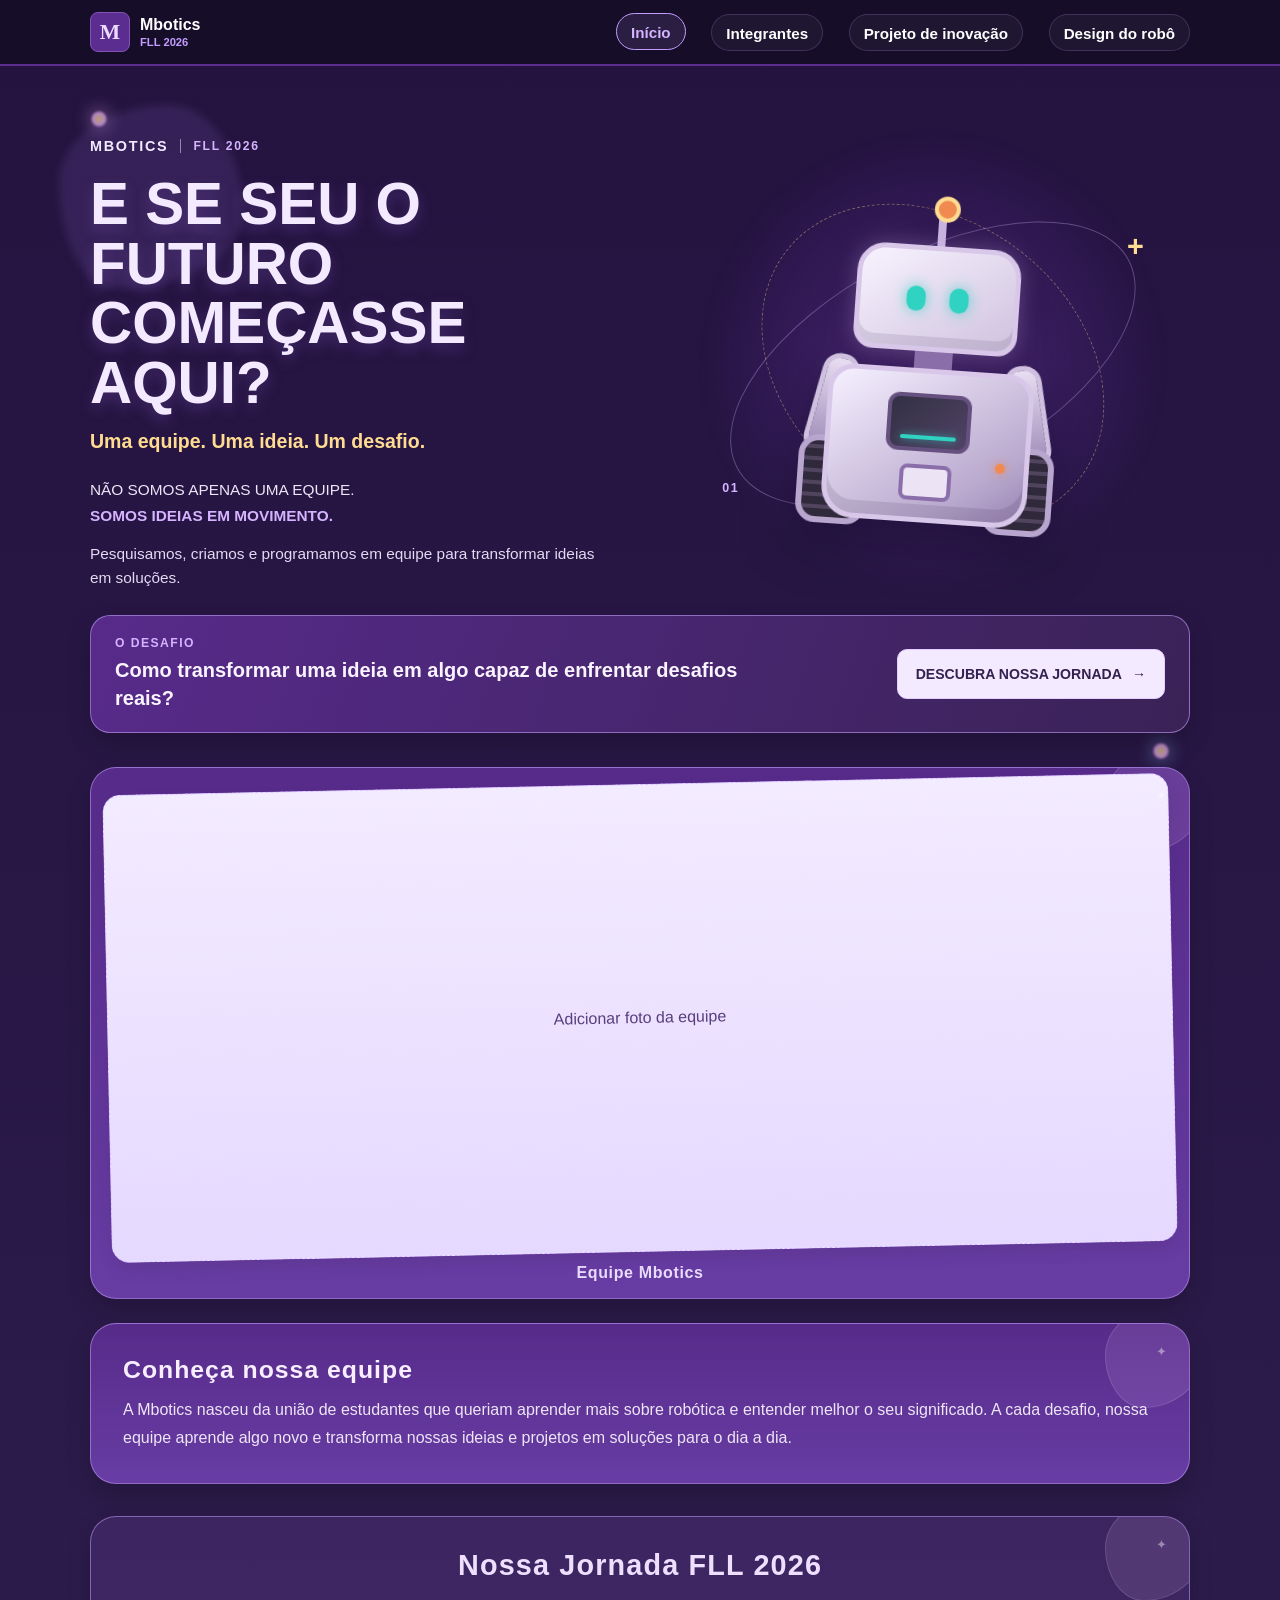
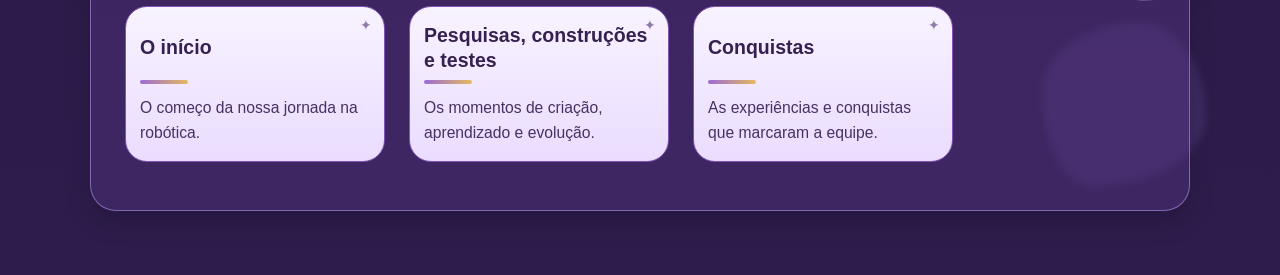
<file: index.html>
<!DOCTYPE html>
<html lang="pt-BR">

<head>
    <meta charset="UTF-8">
    <meta name="viewport" content="width=device-width, initial-scale=1.0">
    <title>Equipe FLL</title>
    <link rel="stylesheet" href="css/nav.css">
    <link rel="stylesheet" href="css/index.css">
</head>

<body>
    <nav aria-label="Navegação principal">
        <a class="nav-brand" href="index.html" aria-label="Mbotics, página inicial">
            <span class="nav-mark" aria-hidden="true">M</span>
            <span class="nav-brand-copy"><strong>Mbotics</strong><small>FLL 2026</small></span>
        </a>
        <div class="nav-links">
            <a href="index.html" aria-current="page">Início</a>
            <a href="views/integrantes.html">Integrantes</a>
            <a href="views/projetoDeInovacao.html">Projeto de inovação</a>
            <a href="views/designDoRobo.html">Design do robô</a>
        </div>
    </nav>
    <main>
        <section class="hero-inicio" aria-labelledby="titulo-inicio">
            <div class="hero-conteudo">
                <p class="hero-identificador">Mbotics <span>FLL 2026</span></p>
                <h1 id="titulo-inicio">E SE seu O FUTURO<br>COMEÇASSE AQUI?</h1>
                <p class="hero-linha">Uma equipe. Uma ideia. Um desafio.</p>
                <p class="hero-identidade">Não somos apenas uma equipe.<br><strong>Somos ideias em movimento.</strong></p>
                <p class="slogan-equipe">Pesquisamos, criamos e programamos em equipe para transformar ideias em soluções.</p>
            </div>

            <div class="robot-visual" role="img" aria-label="Ilustração de um robô de competição">
                <div class="robot-brilho"></div>
                <span class="robot-orbita robot-orbita-1" aria-hidden="true"></span>
                <span class="robot-orbita robot-orbita-2" aria-hidden="true"></span>
                <span class="robot-detalhe robot-detalhe-1" aria-hidden="true">+</span>
                <span class="robot-detalhe robot-detalhe-2" aria-hidden="true">01</span>
                <div class="robo" aria-hidden="true">
                    <span class="robo-antena"></span>
                    <div class="robo-cabeca">
                        <span class="robo-olho"></span>
                        <span class="robo-olho"></span>
                    </div>
                    <span class="robo-pescoco"></span>
                    <div class="robo-corpo">
                        <span class="robo-painel"></span>
                        <span class="robo-porta"></span>
                        <span class="robo-indicador"></span>
                    </div>
                    <span class="robo-braco robo-braco-esquerdo"></span>
                    <span class="robo-braco robo-braco-direito"></span>
                    <span class="robo-roda robo-roda-esquerda"></span>
                    <span class="robo-roda robo-roda-direita"></span>
                </div>
            </div>

            <article class="desafio-inicio">
                <div>
                    <p class="desafio-rotulo">O desafio</p>
                    <h2>Como transformar uma ideia em algo capaz de enfrentar desafios reais?</h2>
                </div>
                <a href="#jornada">Descubra nossa jornada <span aria-hidden="true">→</span></a>
            </article>
        </section>

        <figure class="team-photo">
            <div class="team-photo-frame" role="img" aria-label="Espaço reservado para a foto da equipe Mbotics">
                <span>Adicionar foto da equipe</span>
                <!-- <img src="./img/imagemTeste.avif" alt="Foto da equipe Mbotics" class="team-photo-image"> -->
            </div>
            <figcaption>Equipe Mbotics</figcaption>
        </figure>
        <article class="card team-story">
            <h2>Conheça nossa equipe</h2>
            <p>A Mbotics nasceu da união de estudantes que queriam aprender mais sobre robótica e entender melhor o seu significado. A cada desafio, nossa equipe aprende algo novo e transforma nossas ideias e projetos em soluções para o dia a dia.</p>
        </article>
        <section class="card timeline-card" id="jornada" aria-labelledby="titulo-jornada">
            <h2 id="titulo-jornada">Nossa Jornada FLL 2026</h2>
            <div class="timeline">
                <button class="timeline-item" type="button" aria-expanded="false">
                    <h3>O início</h3>
                    <p>O começo da nossa jornada na robótica.</p>
                    <div class="timeline-details">A equipe se formou através das competições da nossa escola. Nossos encontros começaram no início do ano e, quando ficamos sabendo da FLL, passamos a nos reunir com mais frequência. Muitas vezes, estávamos juntos para conversar, trocar ideias e pensar no projeto. No começo, nosso principal objetivo era encontrar um problema e, a partir dele, começar a desenvolver nossas primeiras ideias.</div>
                </button>
                <button class="timeline-item" type="button" aria-expanded="false">
                    <h3>Pesquisas, construções e testes</h3>
                    <p>Os momentos de criação, aprendizado e evolução.</p>
                    <div class="timeline-details">Começamos com poucas ideias, mas, aos poucos, elas foram crescendo e se transformando no nosso projeto. No início foi difícil, principalmente por ser nossa primeira FLL juntos, mas aprendemos muito durante o processo: programação, trabalho em equipe e, principalmente, sobre a área rural. Também aprendemos a lidar com diferentes idades, ideias e formas de pensar, evoluindo juntos a cada etapa.</div>
                </button>
                <button class="timeline-item" type="button" aria-expanded="false">
                    <h3>Conquistas</h3>
                    <p>As experiências e conquistas que marcaram a equipe.</p>
                    <div class="timeline-details">Nossas conquistas foram pequenas, mas de grande importância para todos nós. Aprendemos a trabalhar em equipe, solucionar problemas, lidar melhor com nossas emoções e, principalmente, a nos respeitar e aceitar nossas diferenças. Também tivemos um grande impacto em nossa vida social, conhecemos pessoas que nunca imaginamos conhecer e hoje somos um grupo maior, capaz de realizar muito mais juntos.</div>
                </button>
            </div>
        </section>
    </main>
    <script>
        document.querySelectorAll('.timeline-item').forEach((item) => {
            item.addEventListener('click', () => {
                const isOpen = item.classList.toggle('active');
                item.setAttribute('aria-expanded', isOpen);
            });
        });
    </script>
</body>

</html>
</file>
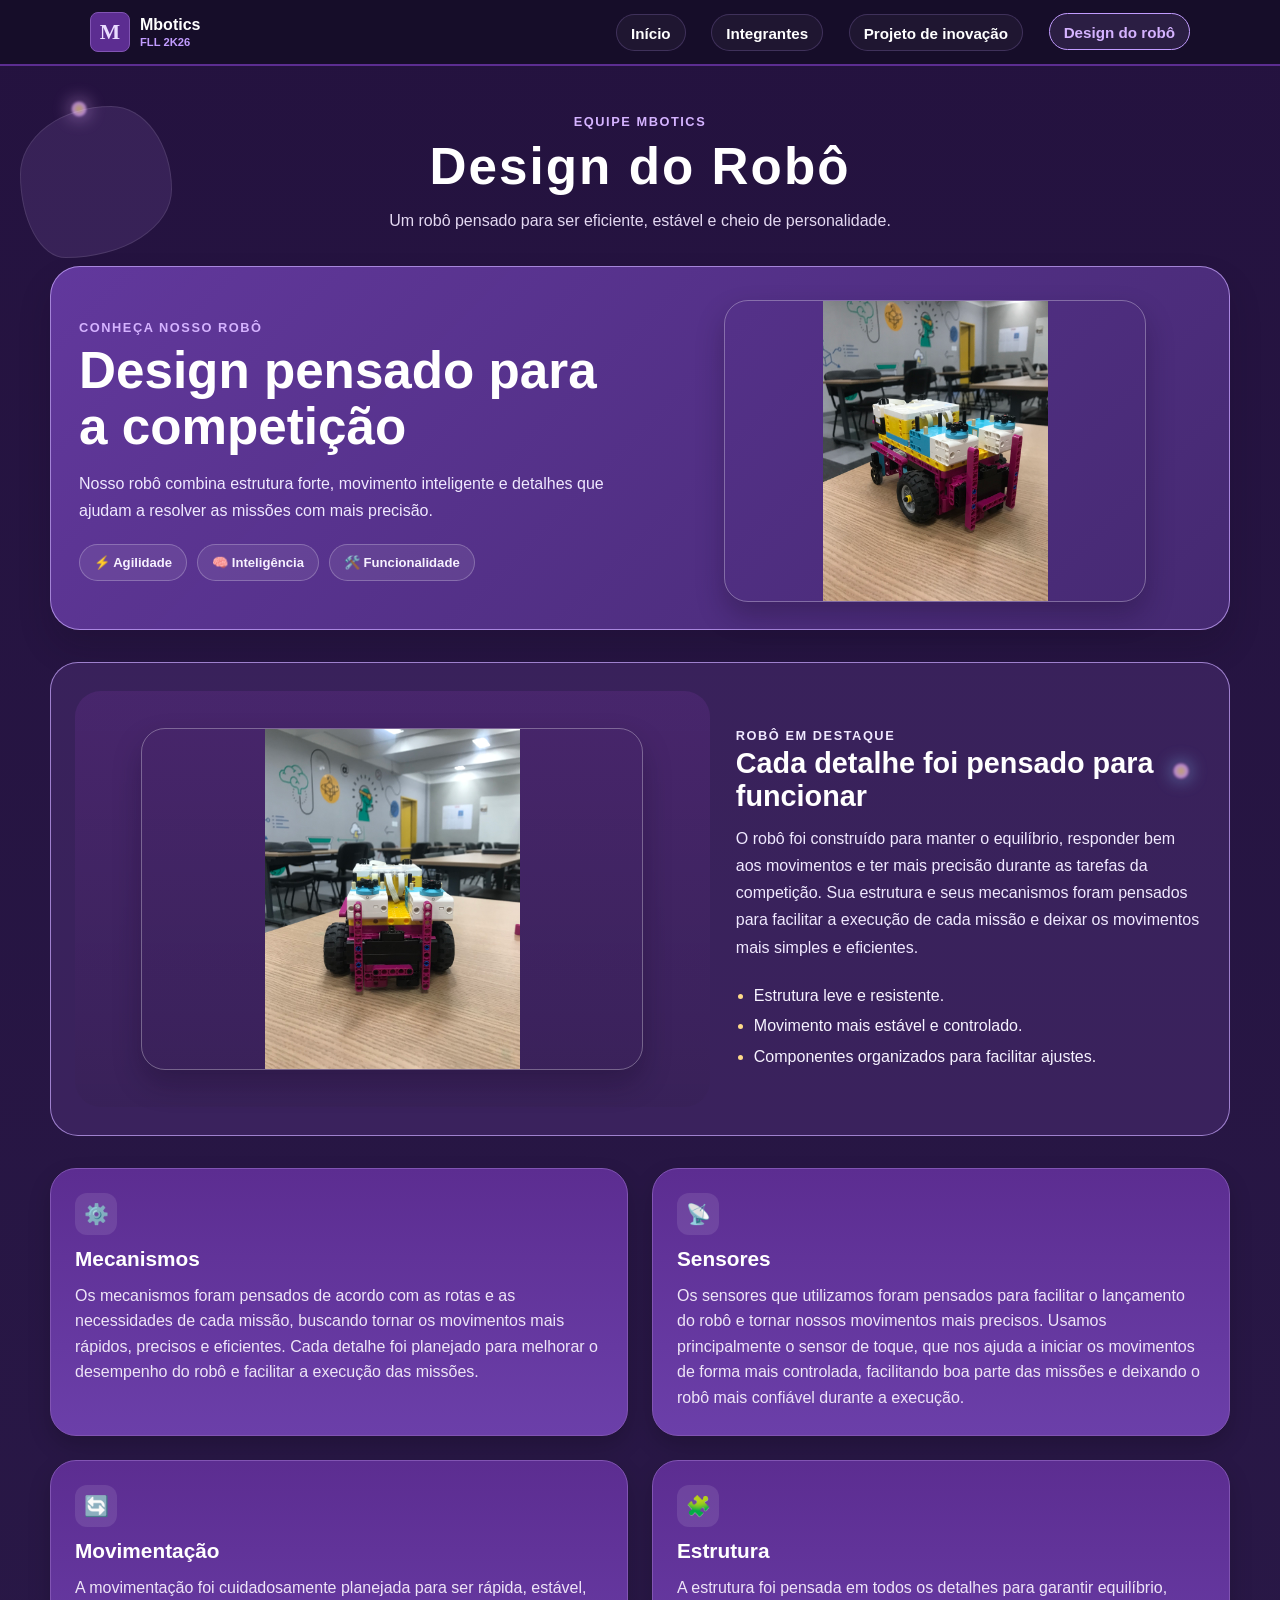
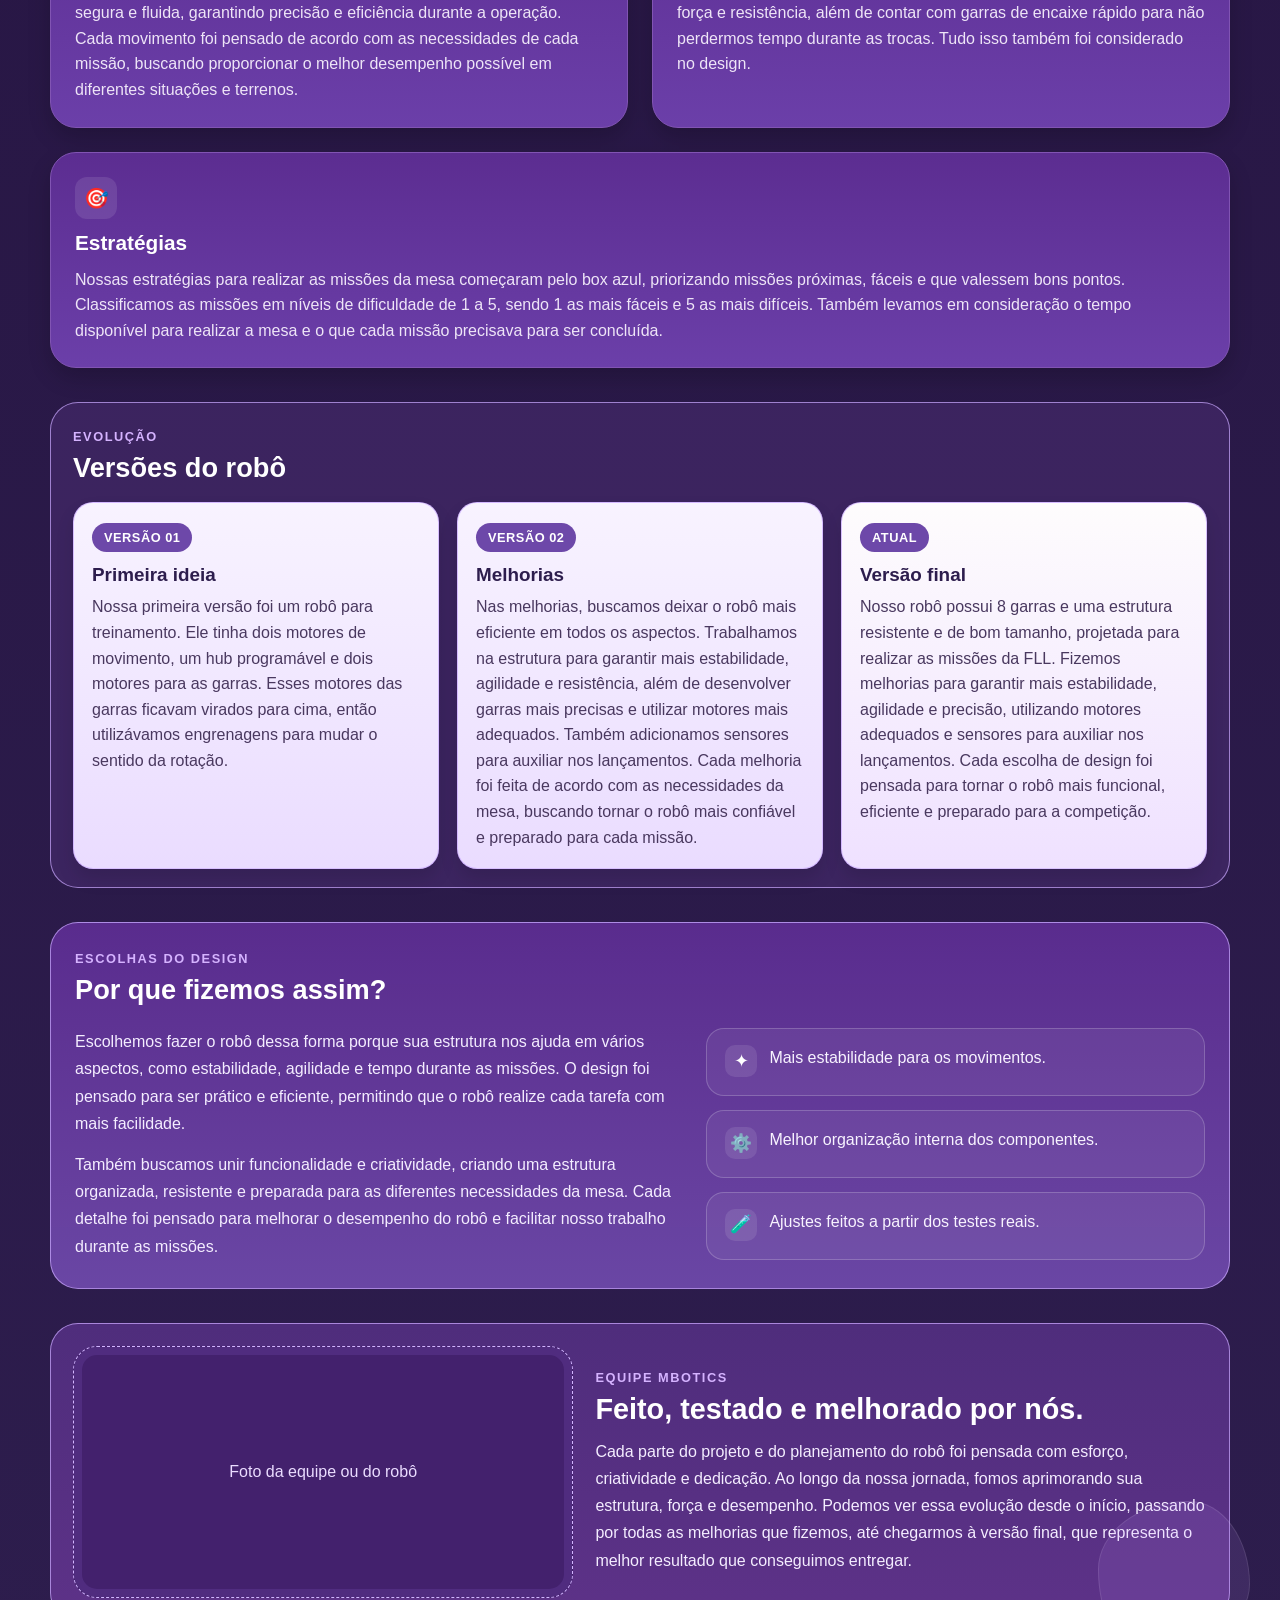
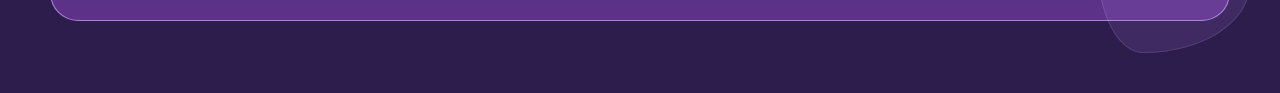
<file: views/designDoRobo.html>
<!DOCTYPE html>
<html lang="pt-BR">
<head>
    <meta charset="UTF-8">
    <meta name="viewport" content="width=device-width, initial-scale=1.0">
    <title>Design do Robô</title>
    <link rel="stylesheet" href="../css/nav.css">
    <link rel="stylesheet" href="../css/designDoRobo.css">
</head>
<body>
    <nav aria-label="Navegação principal">
        <a class="nav-brand" href="../index.html" aria-label="Mbotics, página inicial">
            <span class="nav-mark" aria-hidden="true">M</span>
            <span class="nav-brand-copy"><strong>Mbotics</strong><small>FLL 2K26</small></span>
        </a>
        <div class="nav-links">
            <a href="../index.html">Início</a>
            <a href="integrantes.html">Integrantes</a>
            <a href="projetoDeInovacao.html">Projeto de inovação</a>
            <a href="designDoRobo.html" aria-current="page">Design do robô</a>
        </div>
    </nav>
    <main class="pagina-design">
        <header class="cabecalho-design">
            <p class="sobretitulo">Equipe Mbotics</p>
            <h1>Design do Robô</h1>
            <p class="introducao-design">Um robô pensado para ser eficiente, estável e cheio de personalidade.</p>
        </header>

        <section class="hero-design" aria-labelledby="titulo-hero">
            <div class="hero-texto">
                <p class="sobretitulo">Conheça nosso robô</p>
                <h2 id="titulo-hero">Design pensado para a competição</h2>
                <p>Nosso robô combina estrutura forte, movimento inteligente e detalhes que ajudam a resolver as missões com mais precisão.</p>
                <div class="hero-tags" aria-label="Principais características do robô">
                    <span>⚡ Agilidade</span>
                    <span>🧠 Inteligência</span>
                    <span>🛠️ Funcionalidade</span>
                </div>
            </div>

            <div class="hero-arte">
                <img class="foto-robo-competicao" src="../img/Robo%201.jpeg" alt="Robô da equipe Mbotics preparado para a competição" />
            </div>
        </section>

        <section class="showcase-robo" aria-labelledby="titulo-showcase">
            <div class="showcase-visual">
                <img class="foto-robo-showcase" src="../img/ROBO%202.jpeg" alt="Robô da equipe Mbotics em destaque" />
            </div>

            <div class="showcase-texto">
                <p class="sobretitulo">Robô em destaque</p>
                <h2 id="titulo-showcase">Cada detalhe foi pensado para funcionar</h2>
                <p>O robô foi construído para manter o equilíbrio, responder bem aos movimentos e ter mais precisão durante as tarefas da competição. Sua estrutura e seus mecanismos foram pensados para facilitar a execução de cada missão e deixar os movimentos mais simples e eficientes.</p>
                <ul class="lista-faco">
                    <li>Estrutura leve e resistente.</li>
                    <li>Movimento mais estável e controlado.</li>
                    <li>Componentes organizados para facilitar ajustes.</li>
                </ul>
            </div>
        </section>

        <section class="grade-design" aria-label="Principais características do design do robô">
            <article class="cartao-design topico-design">
                <span class="icone-card">⚙️</span>
                <h2>Mecanismos</h2>
                <p>Os mecanismos foram pensados de acordo com as rotas e as necessidades de cada missão, buscando tornar os movimentos mais rápidos, precisos e eficientes. Cada detalhe foi planejado para melhorar o desempenho do robô e facilitar a execução das missões.</p>
            </article>

            <article class="cartao-design topico-design">
                <span class="icone-card">📡</span>
                <h2>Sensores</h2>
                <p>Os sensores que utilizamos foram pensados para facilitar o lançamento do robô e tornar nossos movimentos mais precisos. Usamos principalmente o sensor de toque, que nos ajuda a iniciar os movimentos de forma mais controlada, facilitando boa parte das missões e deixando o robô mais confiável durante a execução.</p>
            </article>

            <article class="cartao-design topico-design">
                <span class="icone-card">🔄</span>
                <h2>Movimentação</h2>
                <p>A movimentação foi cuidadosamente planejada para ser rápida, estável, segura e fluida, garantindo precisão e eficiência durante a operação. Cada movimento foi pensado de acordo com as necessidades de cada missão, buscando proporcionar o melhor desempenho possível em diferentes situações e terrenos.</p>
            </article>

            <article class="cartao-design topico-design">
                <span class="icone-card">🧩</span>
                <h2>Estrutura</h2>
                <p>A estrutura foi pensada em todos os detalhes para garantir equilíbrio, força e resistência, além de contar com garras de encaixe rápido para não perdermos tempo durante as trocas. Tudo isso também foi considerado no design.</p>
            </article>

            <article class="cartao-design topico-design estrategias-design">
                <span class="icone-card">🎯</span>
                <h2>Estratégias</h2>
                <p>Nossas estratégias para realizar as missões da mesa começaram pelo box azul, priorizando missões próximas, fáceis e que valessem bons pontos. Classificamos as missões em níveis de dificuldade de 1 a 5, sendo 1 as mais fáceis e 5 as mais difíceis. Também levamos em consideração o tempo disponível para realizar a mesa e o que cada missão precisava para ser concluída.</p>
            </article>
        </section>

        <section class="evolucao" aria-labelledby="titulo-evolucao">
            <p class="sobretitulo">Evolução</p>
            <h2 id="titulo-evolucao">Versões do robô</h2>
            <div class="timeline-versoes">
                <article class="versao">
                    <span class="badge">Versão 01</span>
                    <h3>Primeira ideia</h3>
                    <p>Nossa primeira versão foi um robô para treinamento. Ele tinha dois motores de movimento, um hub programável e dois motores para as garras. Esses motores das garras ficavam virados para cima, então utilizávamos engrenagens para mudar o sentido da rotação.</p>
                </article>
                <article class="versao">
                    <span class="badge">Versão 02</span>
                    <h3>Melhorias</h3>
                    <p>Nas melhorias, buscamos deixar o robô mais eficiente em todos os aspectos. Trabalhamos na estrutura para garantir mais estabilidade, agilidade e resistência, além de desenvolver garras mais precisas e utilizar motores mais adequados. Também adicionamos sensores para auxiliar nos lançamentos. Cada melhoria foi feita de acordo com as necessidades da mesa, buscando tornar o robô mais confiável e preparado para cada missão.</p>
                </article>
                <article class="versao atual">
                    <span class="badge">Atual</span>
                    <h3>Versão final</h3>
                    <p>Nosso robô possui 8 garras e uma estrutura resistente e de bom tamanho, projetada para realizar as missões da FLL. Fizemos melhorias para garantir mais estabilidade, agilidade e precisão, utilizando motores adequados e sensores para auxiliar nos lançamentos. Cada escolha de design foi pensada para tornar o robô mais funcional, eficiente e preparado para a competição.</p>
                </article>
            </div>
        </section>

        <section class="card-porque" aria-labelledby="titulo-porque">
            <div class="cabecalho-secao">
                <p class="sobretitulo">Escolhas do design</p>
                <h2 id="titulo-porque">Por que fizemos assim?</h2>
            </div>

            <div class="porque-grid">
                <div class="porque-texto">
                    <p>Escolhemos fazer o robô dessa forma porque sua estrutura nos ajuda em vários aspectos, como estabilidade, agilidade e tempo durante as missões. O design foi pensado para ser prático e eficiente, permitindo que o robô realize cada tarefa com mais facilidade.</p>
                    <p>Também buscamos unir funcionalidade e criatividade, criando uma estrutura organizada, resistente e preparada para as diferentes necessidades da mesa. Cada detalhe foi pensado para melhorar o desempenho do robô e facilitar nosso trabalho durante as missões.</p>
                </div>

                <div class="notas-design" aria-label="Anotações sobre o design">
                    <div class="nota">
                        <span>✦</span>
                        <p>Mais estabilidade para os movimentos.</p>
                    </div>
                    <div class="nota">
                        <span>⚙️</span>
                        <p>Melhor organização interna dos componentes.</p>
                    </div>
                    <div class="nota">
                        <span>🧪</span>
                        <p>Ajustes feitos a partir dos testes reais.</p>
                    </div>
                </div>
            </div>
        </section>

        <section class="final-pagina" aria-labelledby="titulo-final">
            <div class="foto-final" role="img" aria-label="Espaço reservado para foto da equipe ou do robô">
                <span>Foto da equipe ou do robô</span>
            </div>
            <div class="texto-final">
                <p class="sobretitulo">Equipe Mbotics</p>
                <h2 id="titulo-final">Feito, testado e melhorado por nós.</h2>
                <p>Cada parte do projeto e do planejamento do robô foi pensada com esforço, criatividade e dedicação. Ao longo da nossa jornada, fomos aprimorando sua estrutura, força e desempenho. Podemos ver essa evolução desde o início, passando por todas as melhorias que fizemos, até chegarmos à versão final, que representa o melhor resultado que conseguimos entregar.</p>
            </div>
        </section>
    </main>
</body>
</html>
</file>
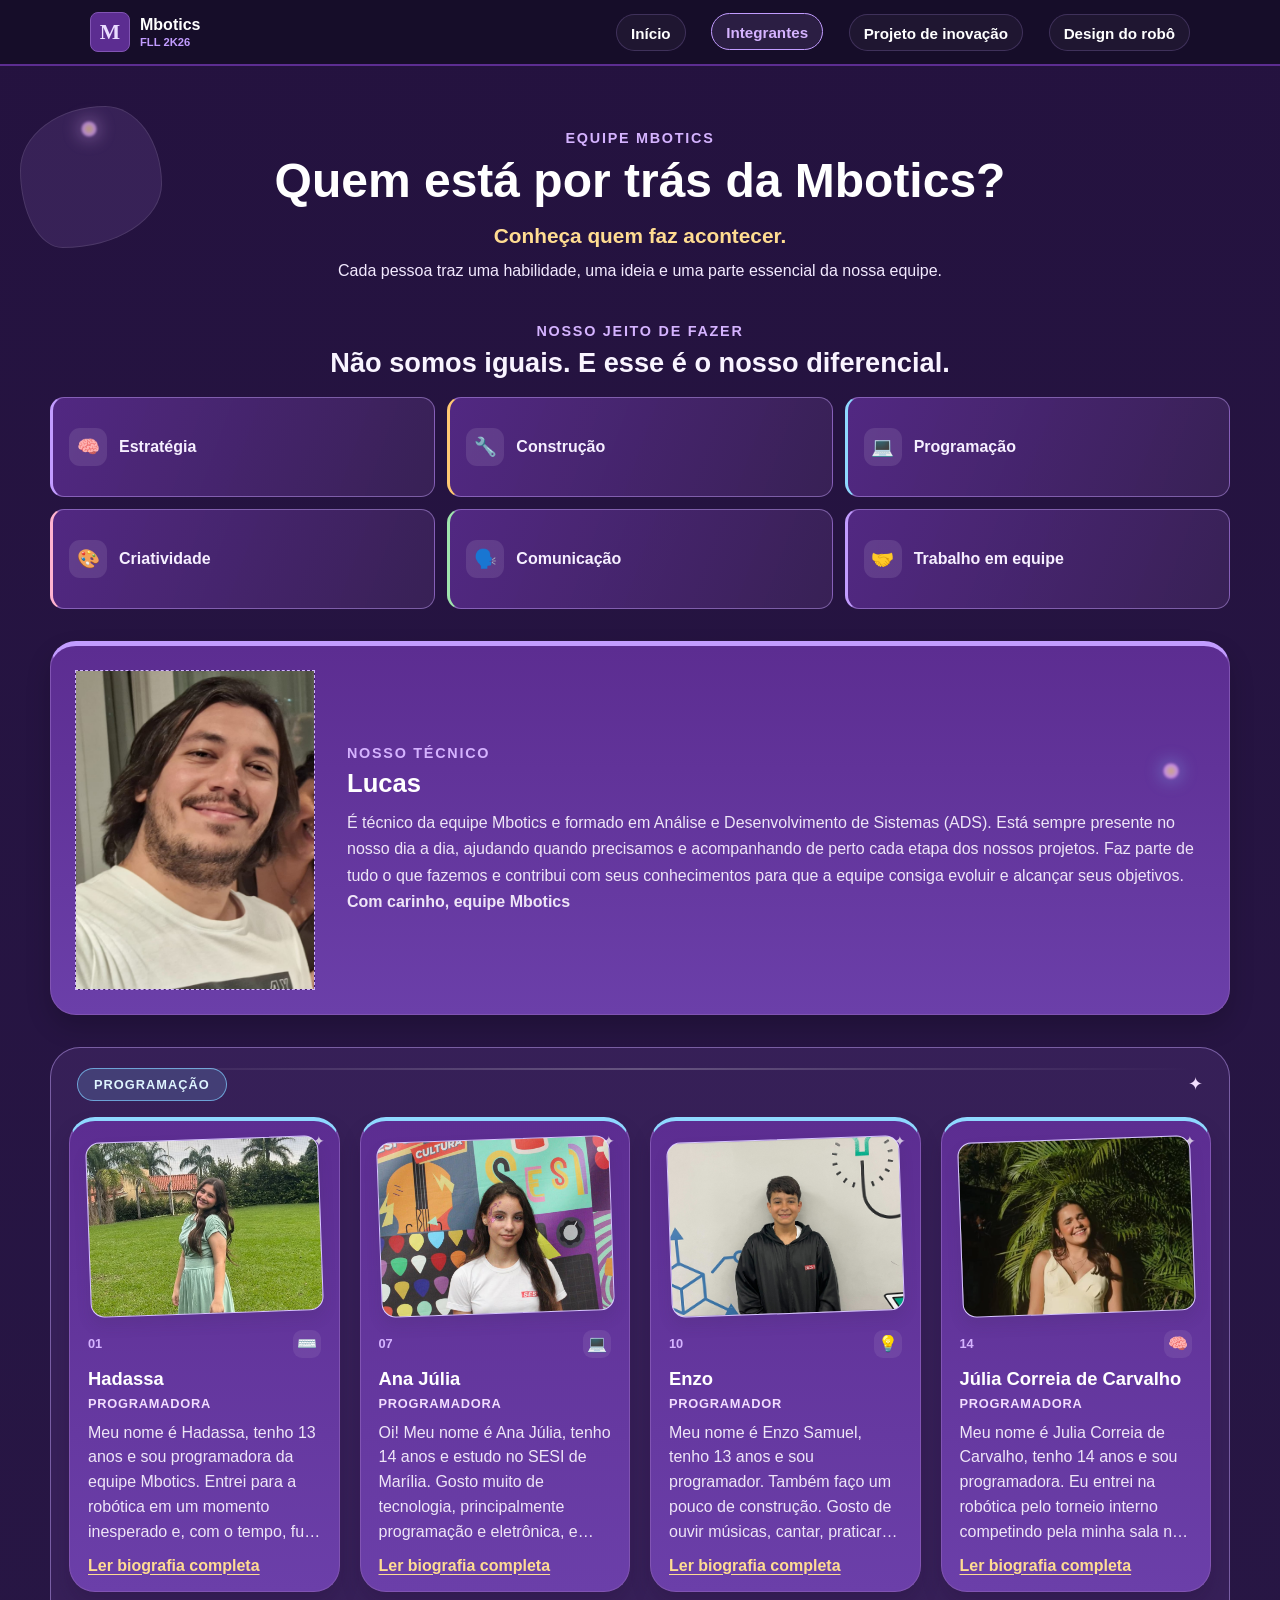
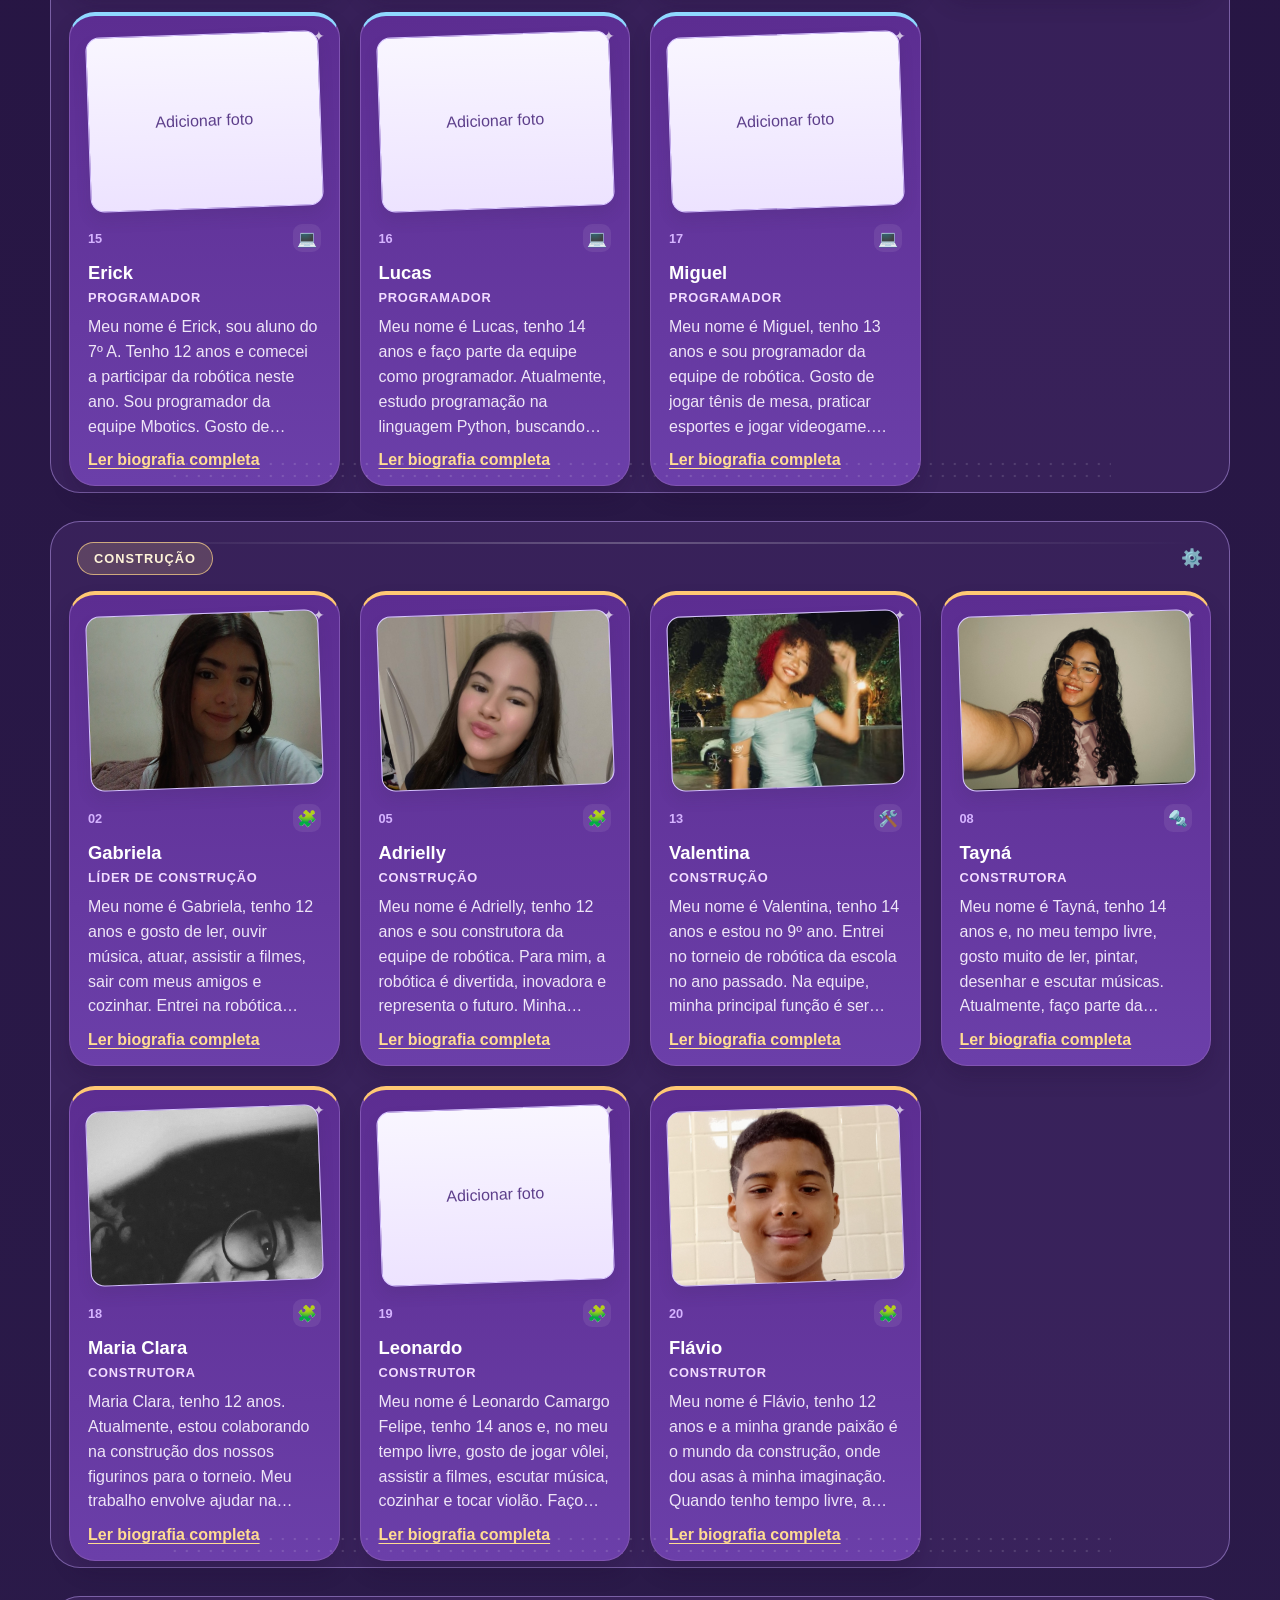
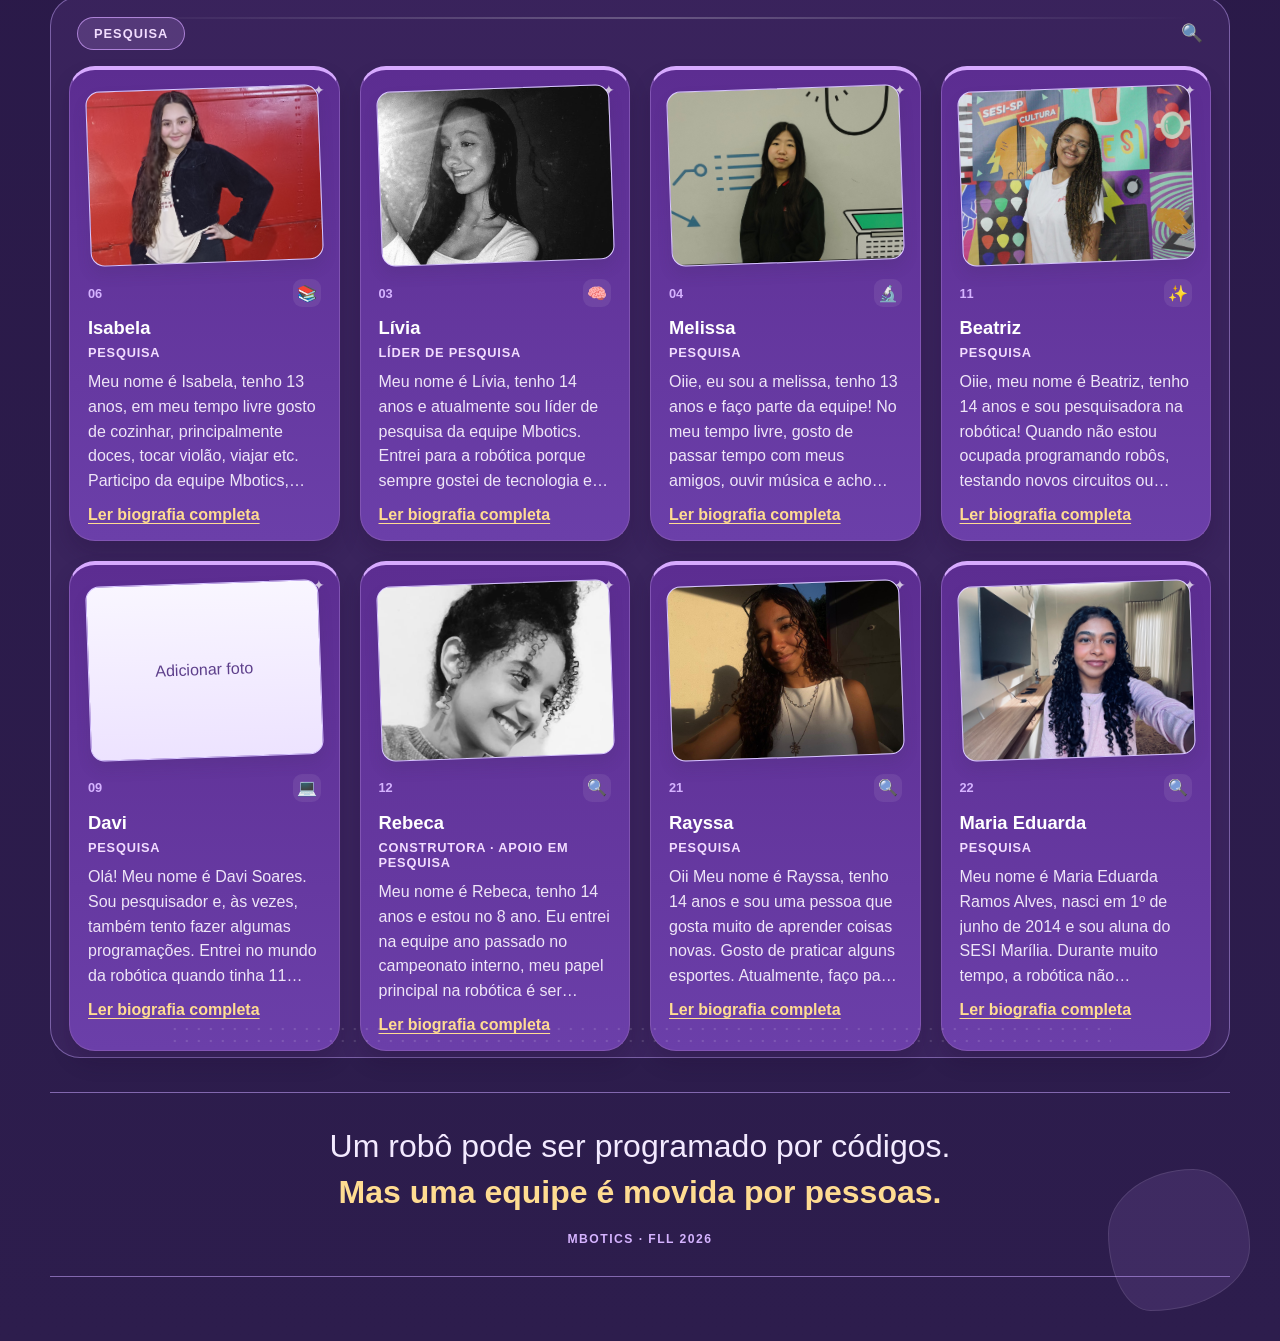
<file: views/integrantes.html>
<!DOCTYPE html>
<html lang="pt-BR">
<head>
    <meta charset="UTF-8">
    <meta name="viewport" content="width=device-width, initial-scale=1.0">
    <title>Integrantes</title>
    <link rel="stylesheet" href="../css/nav.css">
    <link rel="stylesheet" href="../css/integrantes.css">
</head>
<body>
    <nav aria-label="Navegação principal">
        <a class="nav-brand" href="../index.html" aria-label="Mbotics, página inicial">
            <span class="nav-mark" aria-hidden="true">M</span>
            <span class="nav-brand-copy"><strong>Mbotics</strong><small>FLL 2K26</small></span>
        </a>
        <div class="nav-links">
            <a href="../index.html">Início</a>
            <a href="integrantes.html" aria-current="page">Integrantes</a>
            <a href="projetoDeInovacao.html">Projeto de inovação</a>
            <a href="designDoRobo.html">Design do robô</a>
        </div>
    </nav>
    <main class="pagina-integrantes">
        <header class="cabecalho">
            <p class="sobretitulo">Equipe Mbotics</p>
            <h1>Quem está por trás da Mbotics?</h1>
            <p class="chamada-cabecalho">Conheça quem faz acontecer.</p>
            <p class="mensagem-cabecalho">Cada pessoa traz uma habilidade, uma ideia e uma parte essencial da nossa equipe.</p>
        </header>

        <section class="diferenciais-equipe" aria-labelledby="titulo-diferenciais">
            <div class="cabecalho-diferenciais">
                <p class="sobretitulo">Nosso jeito de fazer</p>
                <h2 id="titulo-diferenciais">Não somos iguais. E esse é o nosso diferencial.</h2>
            </div>
            <ul class="lista-diferenciais">
                <li><span aria-hidden="true">🧠</span>Estratégia</li>
                <li><span aria-hidden="true">🔧</span>Construção</li>
                <li><span aria-hidden="true">💻</span>Programação</li>
                <li><span aria-hidden="true">🎨</span>Criatividade</li>
                <li><span aria-hidden="true">🗣️</span>Comunicação</li>
                <li><span aria-hidden="true">🤝</span>Trabalho em equipe</li>
            </ul>
        </section>

        <section class="homenagem-tecnico" aria-labelledby="titulo-homenagem">
            <div class="foto-tecnico" role="img" aria-label="Foto do técnico Lucas">
                <img src="../img/Lucas.jpeg" alt="Lucas" />
            </div>
            <div class="texto-homenagem">
                <p class="sobretitulo">Nosso técnico</p>
                <h2 id="titulo-homenagem">Lucas</h2>
                <p>É técnico da equipe Mbotics e formado em Análise e Desenvolvimento de Sistemas (ADS). Está sempre presente no nosso dia a dia, ajudando quando precisamos e acompanhando de perto cada etapa dos nossos projetos. Faz parte de tudo o que fazemos e contribui com seus conhecimentos para que a equipe consiga evoluir e alcançar seus objetivos.</p>
                <p class="assinatura-homenagem">Com carinho, equipe Mbotics</p>
            </div>
        </section>

        <section class="grupo-funcao" aria-labelledby="titulo-programacao">
            <div class="cabecalho-grupo">
                <span class="tag-funcao programacao">Programação</span>
                <span class="simbolo-grupo" aria-hidden="true">✦</span>
            </div>
            <div class="grade-integrantes" aria-label="Integrantes da área de programação">
                <article class="moldura-integrante funcao-programacao">
                    <div class="foto-integrante hadassa-foto" role="img" aria-label="Foto da Hadassa">
                        <img src="../img/Hadassa.jpg" alt="Hadassa" />
                    </div>
                    <div class="meta-card">
                        <span class="numero-integrante" aria-hidden="true">01</span>
                        <span class="mini-icone" aria-hidden="true">⌨️</span>
                    </div>
                    <h2>Hadassa</h2>
                    <p class="funcao">Programadora</p>
                    <p class="mini-descricao">Meu nome é Hadassa, tenho 13 anos e sou programadora da equipe Mbotics. Entrei para a robótica em um momento inesperado e, com o tempo, fui descobrindo e gostando cada vez mais de tecnologia e programação. Como programadora, participo do desenvolvimento dos projetos e também criei um site para a equipe. Gosto de trabalhar em conjunto, trocar ideias e planejar tudo antes de colocar em prática.</p>
                </article>
                <article class="moldura-integrante funcao-programacao">
                    <div class="foto-integrante ana-julia-foto" role="img" aria-label="Foto da Ana Júlia">
                        <img src="../img/ana%20julia.jpg" alt="Ana Júlia" />
                    </div>
                    <div class="meta-card">
                        <span class="numero-integrante" aria-hidden="true">07</span>
                        <span class="mini-icone" aria-hidden="true">💻</span>
                    </div>
                    <h2>Ana Júlia</h2>
                    <p class="funcao">Programadora</p>
                    <p class="mini-descricao">Oi! Meu nome é Ana Júlia, tenho 14 anos e estudo no SESI de Marília. Gosto muito de tecnologia, principalmente programação e eletrônica, e estou sempre buscando aprender coisas novas. Também gosto de desafios, de descobrir como as coisas funcionam e de colocar minhas ideias em prática. Acredito que a robótica é uma oportunidade de aprender, experimentar e conhecer novas possibilidades!</p>
                </article>
                <article class="moldura-integrante funcao-programacao">
                    <div class="foto-integrante" role="img" aria-label="Foto do Enzo">
                        <img src="../img/Enzo.jpeg" alt="Enzo" />
                    </div>
                    <div class="meta-card">
                        <span class="numero-integrante" aria-hidden="true">10</span>
                        <span class="mini-icone" aria-hidden="true">💡</span>
                    </div>
                    <h2>Enzo</h2>
                    <p class="funcao">Programador</p>
                    <p class="mini-descricao">Meu nome é Enzo Samuel, tenho 13 anos e sou programador. Também faço um pouco de construção. Gosto de ouvir músicas, cantar, praticar esportes, jogar pebolim e tênis de mesa e jogar videogame. Entrei na robótica no campeonato do 6º ano. Eu gosto muito da robótica, pois ela já faz parte da minha rotina e eu me divirto muito quando estou nela. Meu sonho é ir para a FLL 2026 e conseguir ficar, pelo menos, no Top 10.</p>
                </article>
                <article class="moldura-integrante funcao-programacao">
                    <div class="foto-integrante" role="img" aria-label="Foto da Júlia">
                        <img src="../img/Julia correia de Carvalho.jpg" alt="Júlia Correia de Carvalho" />
                    </div>
                    <div class="meta-card">
                        <span class="numero-integrante" aria-hidden="true">14</span>
                        <span class="mini-icone" aria-hidden="true">🧠</span>
                    </div>
                    <h2>Júlia Correia de Carvalho</h2>
                    <p class="funcao">Programadora</p>
                    <p class="mini-descricao">Meu nome é Julia Correia de Carvalho, tenho 14 anos e sou programadora. Eu entrei na robótica pelo torneio interno competindo pela minha sala na mesma função que eu trabalho hoje. Sempre gostei muito da robótica e estar na equipe hoje é uma grande oportunidade e conquista. A robótica também está sendo um grande aprendizado para todos nós! 💜🩵🥨</p>
                </article>
                <article class="moldura-integrante funcao-programacao">
                    <div class="foto-integrante" role="img" aria-label="Espaço reservado para a foto do Erick"><span>Adicionar foto</span></div>
                    <div class="meta-card">
                        <span class="numero-integrante" aria-hidden="true">15</span>
                        <span class="mini-icone" aria-hidden="true">💻</span>
                    </div>
                    <h2>Erick</h2>
                    <p class="funcao">Programador</p>
                    <p class="mini-descricao">Meu nome é Erick, sou aluno do 7º A. Tenho 12 anos e comecei a participar da robótica neste ano. Sou programador da equipe Mbotics. Gosto de desafios, de jogar futebol e videogame, além de aprender coisas novas. Sou uma pessoa muito ativa, curiosa e cheia de energia, que está sempre procurando algo para fazer. Gosto de me envolver em atividades diferentes, superar desafios e adquirir novos conhecimentos.</p>
                </article>
                <article class="moldura-integrante funcao-programacao">
                    <div class="foto-integrante" role="img" aria-label="Espaço reservado para a foto do Lucas"><span>Adicionar foto</span></div>
                    <div class="meta-card">
                        <span class="numero-integrante" aria-hidden="true">16</span>
                        <span class="mini-icone" aria-hidden="true">💻</span>
                    </div>
                    <h2>Lucas</h2>
                    <p class="funcao">Programador</p>
                    <p class="mini-descricao">Meu nome é Lucas, tenho 14 anos e faço parte da equipe como programador. Atualmente, estudo programação na linguagem Python, buscando aprimorar meus conhecimentos e desenvolver novas habilidades na área da tecnologia. No meu tempo livre, gosto de jogar videogame e praticar esportes, principalmente tênis de mesa, uma atividade que exige concentração, agilidade e dedicação. Gosto de aprender coisas novas, enfrentar desafios e contribuir com meus conhecimentos para o desenvolvimento dos projetos da equipe.</p>
                </article>
                <article class="moldura-integrante funcao-programacao">
                    <div class="foto-integrante" role="img" aria-label="Espaço reservado para a foto do Miguel"><span>Adicionar foto</span></div>
                    <div class="meta-card">
                        <span class="numero-integrante" aria-hidden="true">17</span>
                        <span class="mini-icone" aria-hidden="true">💻</span>
                    </div>
                    <h2>Miguel</h2>
                    <p class="funcao">Programador</p>
                    <p class="mini-descricao">Meu nome é Miguel, tenho 13 anos e sou programador da equipe de robótica. Gosto de jogar tênis de mesa, praticar esportes e jogar videogame.<br><br>Iniciei minha trajetória na robótica aos 13 anos, durante o 8º ano, por meio de uma competição promovida pela nossa escola. Desde então, participo da equipe por gostar de programação, construção e desenvolvimento de projetos. A robótica representa uma oportunidade de aprender, desenvolver novas habilidades e colocar minhas ideias em prática.</p>
                </article>
            </div>
        </section>

        <section class="grupo-funcao" aria-labelledby="titulo-construcao">
            <div class="cabecalho-grupo">
                <span class="tag-funcao construcao">Construção</span>
                <span class="simbolo-grupo" aria-hidden="true">⚙️</span>
            </div>
            <div class="grade-integrantes" aria-label="Integrantes da área de construção">
                <article class="moldura-integrante funcao-construcao">
                    <div class="foto-integrante" role="img" aria-label="Foto da Gabriela">
                        <img src="../img/Gabi.jpg" alt="Gabriela" />
                    </div>
                    <div class="meta-card">
                        <span class="numero-integrante" aria-hidden="true">02</span>
                        <span class="mini-icone" aria-hidden="true">🧩</span>
                    </div>
                    <h2>Gabriela</h2>
                    <p class="funcao">Líder de construção</p>
                    <p class="mini-descricao">Meu nome é Gabriela, tenho 12 anos e gosto de ler, ouvir música, atuar, assistir a filmes, sair com meus amigos e cozinhar. Entrei na robótica como pesquisadora da equipe da minha sala e, com meu esforço e dedicação, consegui entrar para a equipe oficial. Fiquei muito feliz quando meu nome foi anunciado, porque senti que meu trabalho tinha valido a pena. Hoje sou líder de construção e me considero criativa, líder e independente. Na robótica, quero aprender, ganhar experiência e ajudar minha equipe a dar o melhor de si para chegarmos ao TOP 10 da FLL. E foi isso, até a próxima!!</p>
                </article>
                <article class="moldura-integrante funcao-construcao">
                    <div class="foto-integrante" role="img" aria-label="Foto da Adrielly">
                        <img src="../img/Adri.jpg" alt="Adrielly" />
                    </div>
                    <div class="meta-card">
                        <span class="numero-integrante" aria-hidden="true">05</span>
                        <span class="mini-icone" aria-hidden="true">🧩</span>
                    </div>
                    <h2>Adrielly</h2>
                    <p class="funcao">Construção</p>
                    <p class="mini-descricao">Meu nome é Adrielly, tenho 12 anos e sou construtora da equipe de robótica. Para mim, a robótica é divertida, inovadora e representa o futuro. Minha trajetória até a equipe oficial foi marcada por esforço, dedicação e aprendizado. No meu primeiro campeonato, ajudei minha equipe, arrecadei lixo eletrônico e apresentei nosso projeto. Quando descobri que tinha entrado na equipe oficial, fiquei muito feliz e agradeci a Deus. Hoje estou há quase um ano na robótica, vivendo novas experiências com minha equipe. Meu sonho é participar da FLL 2026 e chegar à tão sonhada viagem internacional. Espero aproveitar cada momento, aprender muito e dar orgulho aos meus pais!</p>
                </article>
                <article class="moldura-integrante funcao-construcao">
                    <div class="foto-integrante" role="img" aria-label="Foto da Valentina">
                        <img src="../img/valen.jpg" alt="Valentina" />
                    </div>
                    <div class="meta-card">
                        <span class="numero-integrante" aria-hidden="true">13</span>
                        <span class="mini-icone" aria-hidden="true">🛠️</span>
                    </div>
                    <h2>Valentina</h2>
                    <p class="funcao">Construção</p>
                    <p class="mini-descricao">Meu nome é Valentina, tenho 14 anos e estou no 9º ano. Entrei no torneio de robótica da escola no ano passado. Na equipe, minha principal função é ser construtora, ajudando na montagem e nos testes do robô. Quando necessário, também ajudo na pesquisa, algo que gosto muito. A robótica tem sido uma experiência que me ajuda a aprender, trabalhar em equipe e desenvolver novas habilidades.</p>
                </article>
                <article class="moldura-integrante funcao-construcao">
                    <div class="foto-integrante" role="img" aria-label="Foto da Tayná">
                        <img src="../img/Tayna.jpg" alt="Tayná" />
                    </div>
                    <div class="meta-card">
                        <span class="numero-integrante" aria-hidden="true">08</span>
                        <span class="mini-icone" aria-hidden="true">🔩</span>
                    </div>
                    <h2>Tayná</h2>
                    <p class="funcao">Construtora</p>
                    <p class="mini-descricao">Meu nome é Tayná, tenho 14 anos e, no meu tempo livre, gosto muito de ler, pintar, desenhar e escutar músicas. Atualmente, faço parte da equipe Mbotics como construtora. Sempre gostei muito de construir e criar coisas, então, quando entrei para a equipe, já tinha certeza de que queria seguir nessa área. É algo que realmente gosto de fazer e que quero continuar aprendendo e melhorando cada vez mais. Para mim, ser construtora é uma forma de usar minha criatividade e, ao mesmo tempo, contribuir para o desenvolvimento da equipe.</p>
                </article>
                <article class="moldura-integrante funcao-construcao">
                    <div class="foto-integrante" role="img" aria-label="Foto da Maria Clara">
                        <img src="../img/maria%20clara%20(2).jpg" alt="Maria Clara" />
                    </div>
                    <div class="meta-card">
                        <span class="numero-integrante" aria-hidden="true">18</span>
                        <span class="mini-icone" aria-hidden="true">🧩</span>
                    </div>
                    <h2>Maria Clara</h2>
                    <p class="funcao">Construtora</p>
                    <p class="mini-descricao">Maria Clara, tenho 12 anos. Atualmente, estou colaborando na construção dos nossos figurinos para o torneio. Meu trabalho envolve ajudar na montagem e no desenvolvimento, contribuindo com ideias, e trabalho em equipe. Essa experiência tem me proporcionado novos aprendizados e a oportunidade de desenvolver minhas habilidades na área da robótica.</p>
                </article>
                <article class="moldura-integrante funcao-construcao">
                    <div class="foto-integrante" role="img" aria-label="Espaço reservado para a foto do Leonardo"><span>Adicionar foto</span></div>
                    <div class="meta-card">
                        <span class="numero-integrante" aria-hidden="true">19</span>
                        <span class="mini-icone" aria-hidden="true">🧩</span>
                    </div>
                    <h2>Leonardo</h2>
                    <p class="funcao">Construtor</p>
                    <p class="mini-descricao">Meu nome é Leonardo Camargo Felipe, tenho 14 anos e, no meu tempo livre, gosto de jogar vôlei, assistir a filmes, escutar música, cozinhar e tocar violão. Faço parte da equipe de robótica na função de construtor, contribuindo para a montagem e o desenvolvimento dos projetos. Entrei nesse mundo com o objetivo de aprender coisas novas, desenvolver minhas habilidades e trabalhar em equipe. Pretendo participar do próximo campeonato de robótica no ano que vem, buscando adquirir novas experiências e superar desafios.</p>
                </article>
                <article class="moldura-integrante funcao-construcao">
                    <div class="foto-integrante" role="img" aria-label="Foto do Flávio">
                        <img src="../img/flavio.jpeg" alt="Flávio" />
                    </div>
                    <div class="meta-card">
                        <span class="numero-integrante" aria-hidden="true">20</span>
                        <span class="mini-icone" aria-hidden="true">🧩</span>
                    </div>
                    <h2>Flávio</h2>
                    <p class="funcao">Construtor</p>
                    <p class="mini-descricao">Meu nome é Flávio, tenho 12 anos e a minha grande paixão é o mundo da construção, onde dou asas à minha imaginação. Quando tenho tempo livre, a minha atividade favorita é jogar futebol com os meus amigos, onde aproveitamos para correr, marcar golos e divertirmo-nos ao máximo. Para além do desporto, tenho um lado muito responsável: adoro cuidar dos meus irmãos e ajudar em casa. No final do dia, o que mais valorizo é passar um bom bocado com a minha família, porque estar reunido com eles e partilhar momentos juntos é o que realmente importa.</p>
                </article>
            </div>
        </section>

        <section class="grupo-funcao" aria-labelledby="titulo-pesquisa">
            <div class="cabecalho-grupo">
                <span class="tag-funcao pesquisa">Pesquisa</span>
                <span class="simbolo-grupo" aria-hidden="true">🔍</span>
            </div>
            <div class="grade-integrantes" aria-label="Integrantes da área de pesquisa">
                <article class="moldura-integrante funcao-pesquisa">
                    <div class="foto-integrante isabela-foto" role="img" aria-label="Foto da Isabela">
                        <img src="../img/isa%20(3).jpg" alt="Isabela" />
                    </div>
                    <div class="meta-card">
                        <span class="numero-integrante" aria-hidden="true">06</span>
                        <span class="mini-icone" aria-hidden="true">📚</span>
                    </div>
                    <h2>Isabela</h2>
                    <p class="funcao">Pesquisa</p>
                    <p class="mini-descricao">Meu nome é Isabela, tenho 13 anos, em meu tempo livre gosto de cozinhar, principalmente doces, tocar violão, viajar etc. Participo da equipe Mbotics, exerço a função de pesquisadora. Durante esse período de realização das atividades para a competição (FLL), fui responsável por produzir a pesquisa, documentação, estou preparando uma entrevista e outras atividades do planner. Minha jornada até entrar na equipe, foi longa, em média de 8 meses, no início entrei na equipe de robótica da sala, apresentei o projeto preparado com a equipe, no campeonato interno do SESI, ganhei reconhecimento pelo esforço e dedicação, e entrei na equipe no final do ano (interclasse), agora estou no grupo oficial, há em média 10 meses. Hoje estar na equipe foi a realização de um sonho.</p>
                </article>
                <article class="moldura-integrante funcao-pesquisa">
                    <div class="foto-integrante" role="img" aria-label="Foto da Lívia">
                        <img src="../img/Livia.jpg" alt="Lívia" />
                    </div>
                    <div class="meta-card">
                        <span class="numero-integrante" aria-hidden="true">03</span>
                        <span class="mini-icone" aria-hidden="true">🧠</span>
                    </div>
                    <h2>Lívia</h2>
                    <p class="funcao">Líder de pesquisa</p>
                    <p class="mini-descricao">Meu nome é Lívia, tenho 14 anos e atualmente sou líder de pesquisa da equipe Mbotics. Entrei para a robótica porque sempre gostei de tecnologia e de resolver problemas. Como líder de pesquisa, meu papel é buscar informações, analisar dados, documentar nosso processo e garantir que todas as nossas ideias tenham uma base forte. Acredito que a pesquisa é o coração de qualquer projeto e me orgulho muito de fazer parte dessa equipe.</p>
                </article>
                <article class="moldura-integrante funcao-pesquisa">
                    <div class="foto-integrante" role="img" aria-label="Foto da Melissa">
                        <img src="../img/Mell.jpeg" alt="Melissa" />
                    </div>
                    <div class="meta-card">
                        <span class="numero-integrante" aria-hidden="true">04</span>
                        <span class="mini-icone" aria-hidden="true">🔬</span>
                    </div>
                    <h2>Melissa</h2>
                    <p class="funcao">Pesquisa</p>
                    <p class="mini-descricao">Oiie, eu sou a melissa, tenho 13 anos e faço parte da equipe! No meu tempo livre, gosto de passar tempo com meus amigos, ouvir música e acho muito divertido trabalhar em equipe e aprender coisas novas</p>
                </article>
                <article class="moldura-integrante funcao-pesquisa">
                    <div class="foto-integrante" role="img" aria-label="Foto da Beatriz">
                        <img src="../img/Beatriz.jpeg" alt="Beatriz" />
                    </div>
                    <div class="meta-card">
                        <span class="numero-integrante" aria-hidden="true">11</span>
                        <span class="mini-icone" aria-hidden="true">✨</span>
                    </div>
                    <h2>Beatriz</h2>
                    <p class="funcao">Pesquisa</p>
                    <p class="mini-descricao">Oiie, meu nome é Beatriz, tenho 14 anos e sou pesquisadora na robótica! Quando não estou ocupada programando robôs, testando novos circuitos ou pensando em soluções tecnológicas inovadoras, você com certeza vai me encontrar aproveitando o melhor lado da vida: amo muito dormir, escutar minhas músicas preferidas e passar horas conversando com meus amigos. Acho que esse equilíbrio é perfeito enquanto a robótica desafia minha mente e me ajuda a criar coisas incríveis, uma boa playlist, boas risadas com a galera e um bom descanso recarregam todas as energias para o próximo projeto!</p>
                </article>
                <article class="moldura-integrante funcao-pesquisa">
                    <div class="foto-integrante" role="img" aria-label="Espaço reservado para a foto do Davi"><span>Adicionar foto</span></div>
                    <div class="meta-card">
                        <span class="numero-integrante" aria-hidden="true">09</span>
                        <span class="mini-icone" aria-hidden="true">💻</span>
                    </div>
                    <h2>Davi</h2>
                    <p class="funcao">Pesquisa</p>
                    <p class="mini-descricao">Olá! Meu nome é Davi Soares. Sou pesquisador e, às vezes, também tento fazer algumas programações. Entrei no mundo da robótica quando tinha 11 anos e, desde então, venho aprendendo e descobrindo cada vez mais sobre tecnologia, programação e inovação. Hoje tenho 14 anos e já estou há quase 3 anos nesse mundo incrível da robótica. Gosto muito de aprender coisas novas, testar ideias e transformar minha curiosidade em projetos. Além da pesquisa e da robótica, também amo escrever e, claro, dormir!</p>
                </article>
                <article class="moldura-integrante funcao-pesquisa">
                    <div class="foto-integrante rebeca-foto" role="img" aria-label="Foto da Rebeca">
                        <img src="../img/Rebeca%20(2).jpg" alt="Rebeca" />
                    </div>
                    <div class="meta-card">
                        <span class="numero-integrante" aria-hidden="true">12</span>
                        <span class="mini-icone" aria-hidden="true">🔍</span>
                    </div>
                    <h2>Rebeca</h2>
                    <p class="funcao">Construtora · apoio em pesquisa</p>
                    <p class="mini-descricao">Meu nome é Rebeca, tenho 14 anos e estou no 8 ano. Eu entrei na equipe ano passado no campeonato interno, meu papel principal na robótica é ser construtora, mas também gosto de ajudar no projeto inovação e pesquisa. Tenho muito orgulho de fazer parte dessa equipe e acho que ela me ajudou muito a crescer. Sei que ainda tenho muito no que melhorar, aprender e evoluir, mas também sei que não sou a mesma pessoa de quando entrei, até porque a robótica é sim muito mais do que robôs.</p>
                </article>
                <article class="moldura-integrante funcao-pesquisa">
                    <div class="foto-integrante" role="img" aria-label="Foto da Rayssa">
                        <img src="../img/rayssa.jpeg" alt="Rayssa" />
                    </div>
                    <div class="meta-card">
                        <span class="numero-integrante" aria-hidden="true">21</span>
                        <span class="mini-icone" aria-hidden="true">🔍</span>
                    </div>
                    <h2>Rayssa</h2>
                    <p class="funcao">Pesquisa</p>
                    <p class="mini-descricao">Oii Meu nome é Rayssa, tenho 14 anos e sou uma pessoa que gosta muito de aprender coisas novas. Gosto de praticar alguns esportes. Atualmente, faço parte da equipe de robótica como pesquisadora, uma experiência da qual gosto muito, principalmente por poder trabalhar em grupo, compartilhar ideias, aprender coisas diferentes e enfrentar novos desafios. Gosto de descobrir coisas novas e estou sempre disposta a aprender e melhorar!</p>
                </article>
                <article class="moldura-integrante funcao-pesquisa">
                    <div class="foto-integrante" role="img" aria-label="Foto da Maria Eduarda">
                        <img src="../img/maria%20eduarda.jpeg" alt="Maria Eduarda" />
                    </div>
                    <div class="meta-card">
                        <span class="numero-integrante" aria-hidden="true">22</span>
                        <span class="mini-icone" aria-hidden="true">🔍</span>
                    </div>
                    <h2>Maria Eduarda</h2>
                    <p class="funcao">Pesquisa</p>
                    <p class="mini-descricao">Meu nome é Maria Eduarda Ramos Alves, nasci em 1º de junho de 2014 e sou aluna do SESI Marília. Durante muito tempo, a robótica não despertava meu interesse, mas, no início de 2026, no 7º ano, comecei a enxergá-la de uma maneira diferente. Passei a me dedicar mais, descobrir novas possibilidades e desenvolver meu interesse pela área. Com esforço e determinação, conquistei uma vaga como líder no campeonato interno de robótica e, posteriormente, fui selecionada para integrar a equipe de robótica do SESI Marília. Acredito que cada nova oportunidade é uma chance de aprender, superar desafios e descobrir até onde podemos chegar!</p>
                </article>
            </div>
        </section>

        <aside class="frase-final" aria-label="Mensagem final da equipe">
            <p>Um robô pode ser programado por códigos.<br><strong>Mas uma equipe é movida por pessoas.</strong></p>
            <span aria-hidden="true">Mbotics · FLL 2026</span>
        </aside>
    </main>
    <script>
        const configurarBiografias = () => {
            document.querySelectorAll('.mini-descricao').forEach((descricao) => {
                const cartao = descricao.closest('.moldura-integrante');
                const intervalo = document.createRange();
                intervalo.selectNodeContents(descricao);

                if (intervalo.getClientRects().length <= 5) {
                    return;
                }

                descricao.classList.add('descricao-recolhida');

                const botao = document.createElement('button');
                botao.className = 'botao-biografia';
                botao.type = 'button';
                botao.textContent = 'Ler biografia completa';
                botao.setAttribute('aria-expanded', 'false');
                botao.addEventListener('click', () => {
                    const expandir = botao.getAttribute('aria-expanded') !== 'true';
                    botao.setAttribute('aria-expanded', String(expandir));
                    descricao.classList.toggle('descricao-recolhida', !expandir);
                    cartao.classList.toggle('biografia-aberta', expandir);
                    botao.textContent = expandir ? 'Mostrar menos' : 'Ler biografia completa';
                });

                descricao.after(botao);
            });
        };

        configurarBiografias();
    </script>
</body>
</html>
</file>
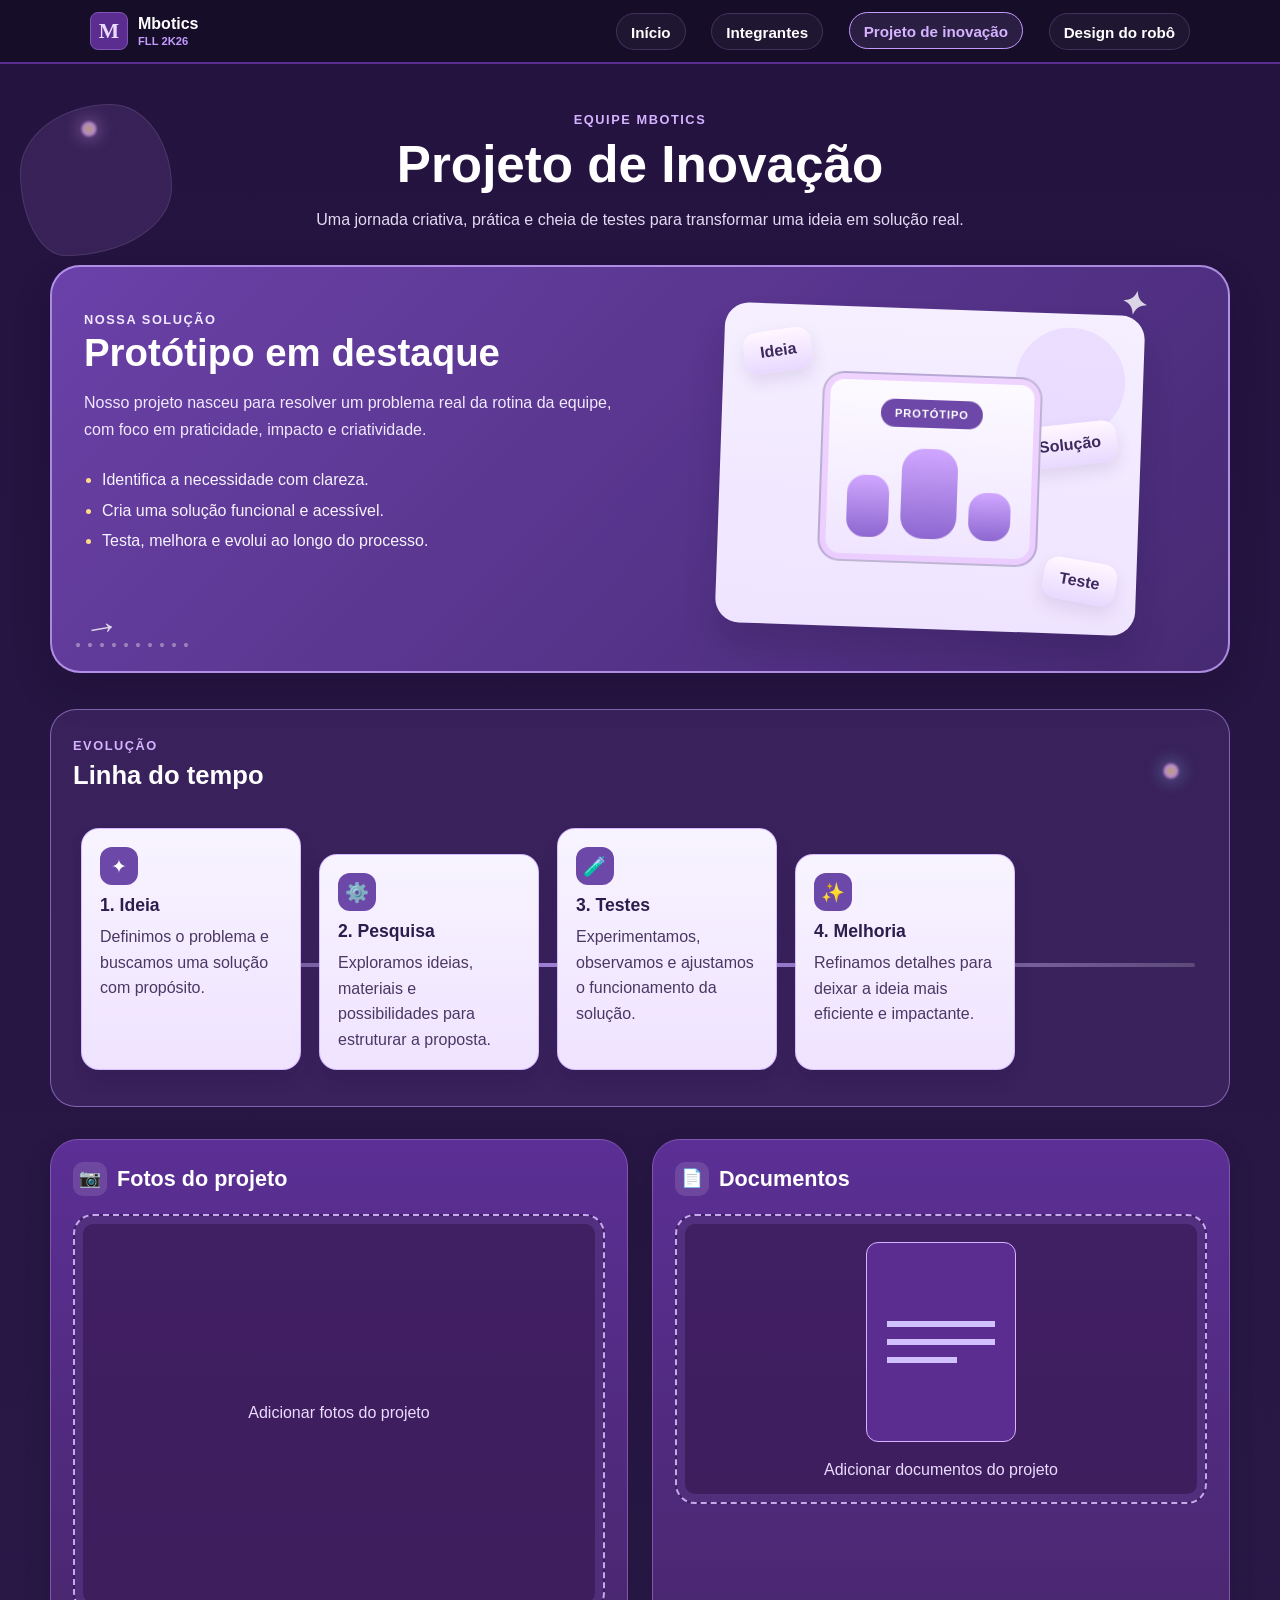
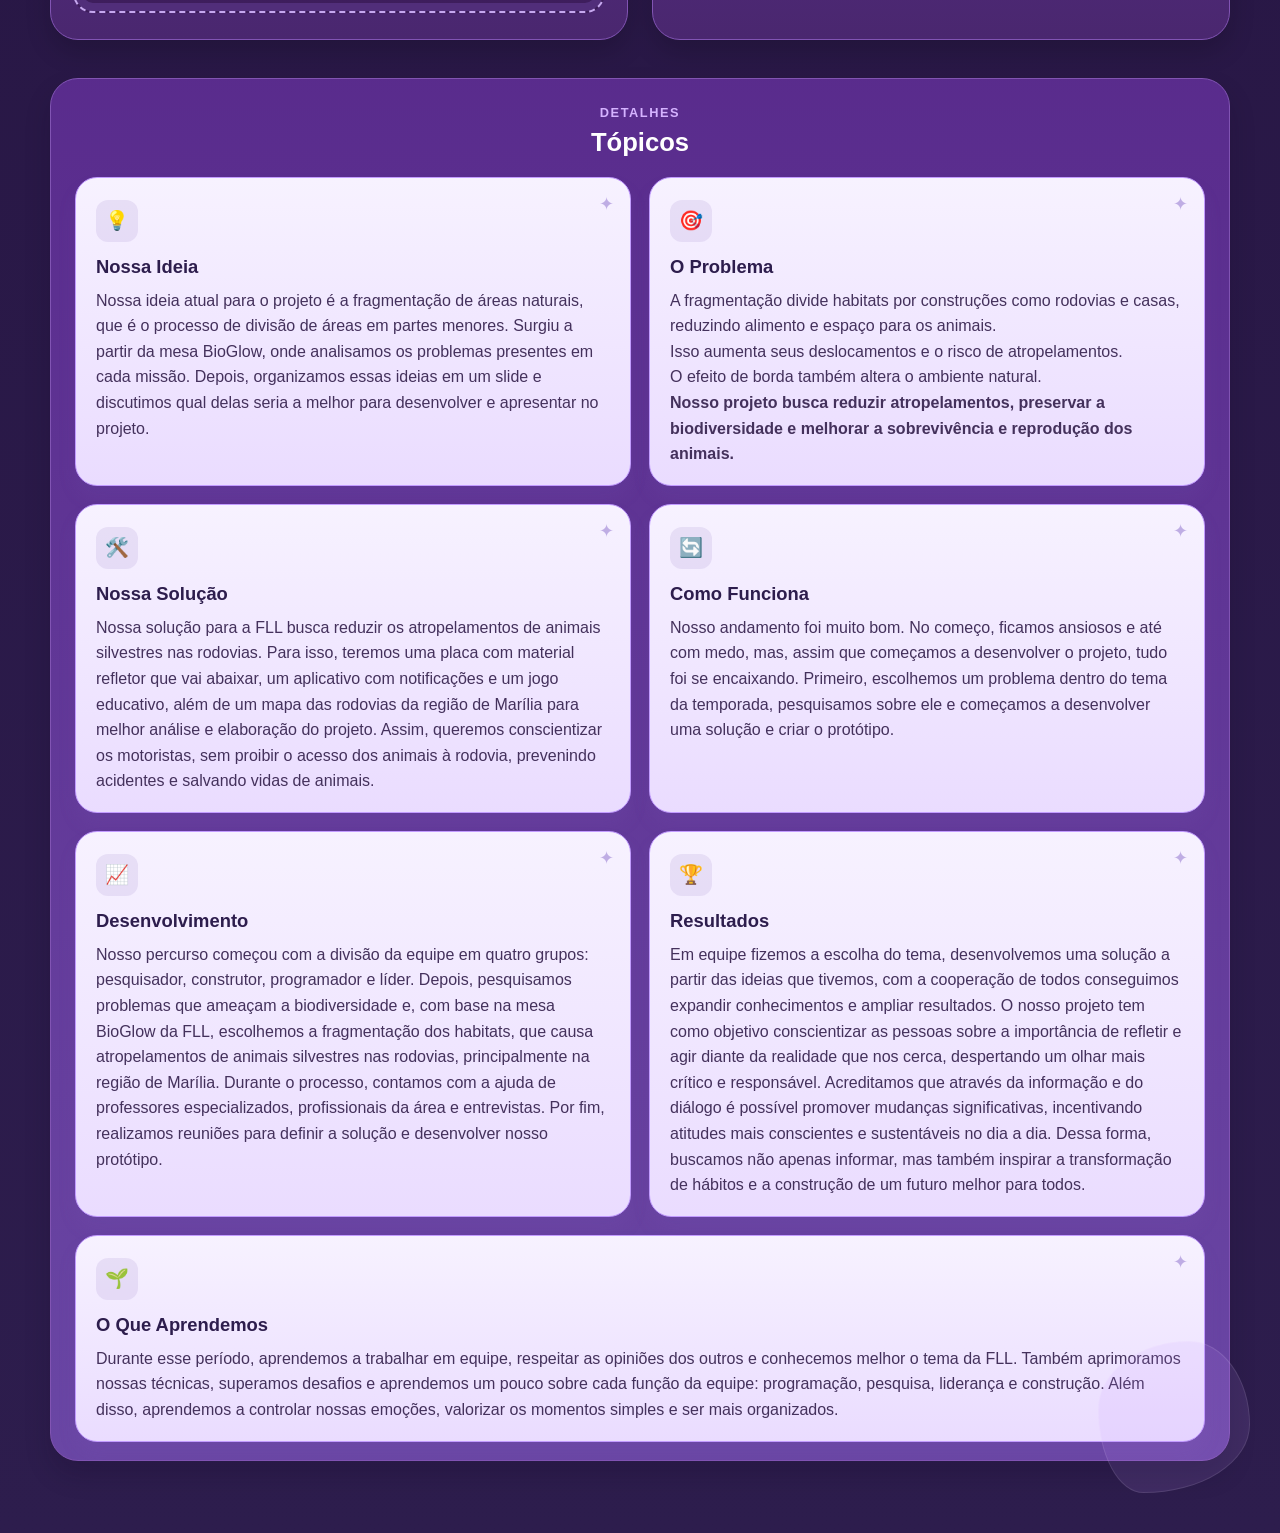
<file: views/projetoDeInovacao.html>
<!DOCTYPE html>
<html lang="pt-BR">
<head>
    <meta charset="UTF-8">
    <meta name="viewport" content="width=device-width, initial-scale=1.0">
    <title>Projeto de Inovação</title>
    <link rel="stylesheet" href="../css/nav.css">
    <link rel="stylesheet" href="../css/projetoDeInovacao.css">
</head>
<body>
    <nav aria-label="Navegação principal">
        <a class="nav-brand" href="../index.html" aria-label="Mbotics, página inicial">
            <span class="nav-mark" aria-hidden="true">M</span>
            <span class="nav-brand-copy"><strong>Mbotics</strong><small>FLL 2K26</small></span>
        </a>
        <div class="nav-links">
            <a href="../index.html">Início</a>
            <a href="integrantes.html">Integrantes</a>
            <a href="projetoDeInovacao.html" aria-current="page">Projeto de inovação</a>
            <a href="designDoRobo.html">Design do robô</a>
        </div>
    </nav>
    <main class="pagina-projeto">
        <header class="cabecalho-projeto">
            <p class="sobretitulo">Equipe Mbotics</p>
            <h1>Projeto de Inovação</h1>
            <p class="introducao-projeto">Uma jornada criativa, prática e cheia de testes para transformar uma ideia em solução real.</p>
        </header>

        <section class="destaque-projeto" aria-labelledby="titulo-destaque">
            <span class="decoracao decoracao-1">✦</span>
            <span class="decoracao decoracao-2">→</span>
            <div class="destaque-texto">
                <p class="sobretitulo">Nossa solução</p>
                <h2 id="titulo-destaque">Protótipo em destaque</h2>
                <p>Nosso projeto nasceu para resolver um problema real da rotina da equipe, com foco em praticidade, impacto e criatividade.</p>
                <ul class="lista-vantagens">
                    <li>Identifica a necessidade com clareza.</li>
                    <li>Cria uma solução funcional e acessível.</li>
                    <li>Testa, melhora e evolui ao longo do processo.</li>
                </ul>
            </div>

            <div class="destaque-visual" aria-label="Visualização do protótipo do projeto">
                <div class="mockup-prototipo">
                    <div class="mini-card mini-card-1">
                        <span class="mini-rotulo">Ideia</span>
                    </div>
                    <div class="mini-card mini-card-2">
                        <span class="mini-rotulo">Teste</span>
                    </div>
                    <div class="mini-card mini-card-3">
                        <span class="mini-rotulo">Solução</span>
                    </div>
                    <div class="painel-central">
                        <span class="chip">Protótipo</span>
                        <div class="formas-prototipo">
                            <span></span>
                            <span></span>
                            <span></span>
                        </div>
                    </div>
                </div>
            </div>
        </section>

        <section class="timeline-section" aria-labelledby="titulo-timeline">
            <div class="cabecalho-secao">
                <p class="sobretitulo">Evolução</p>
                <h2 id="titulo-timeline">Linha do tempo</h2>
            </div>

            <div class="timeline" aria-label="Linha do tempo do projeto">
                <article class="etapa etapa-1">
                    <span class="icone-etapa">✦</span>
                    <h3>1. Ideia</h3>
                    <p>Definimos o problema e buscamos uma solução com propósito.</p>
                </article>

                <article class="etapa etapa-2">
                    <span class="icone-etapa">⚙️</span>
                    <h3>2. Pesquisa</h3>
                    <p>Exploramos ideias, materiais e possibilidades para estruturar a proposta.</p>
                </article>

                <article class="etapa etapa-3">
                    <span class="icone-etapa">🧪</span>
                    <h3>3. Testes</h3>
                    <p>Experimentamos, observamos e ajustamos o funcionamento da solução.</p>
                </article>

                <article class="etapa etapa-4">
                    <span class="icone-etapa">✨</span>
                    <h3>4. Melhoria</h3>
                    <p>Refinamos detalhes para deixar a ideia mais eficiente e impactante.</p>
                </article>
            </div>
        </section>

        <section class="grade-materiais" aria-label="Materiais do projeto de inovação">
            <article class="cartao-material scrapbook">
                <div class="titulo-card">
                    <span class="icone-card">📷</span>
                    <h2>Fotos do projeto</h2>
                </div>
                <div class="moldura-foto" role="img" aria-label="Espaço reservado para fotos do projeto">
                    <span>Adicionar fotos do projeto</span>
                </div>
            </article>

            <article class="cartao-material scrapbook">
                <div class="titulo-card">
                    <span class="icone-card">📄</span>
                    <h2>Documentos</h2>
                </div>
                <div class="moldura-documentos" role="group" aria-label="Espaço reservado para documentos do projeto">
                    <div class="folha-documento" aria-hidden="true">
                        <span></span>
                        <span></span>
                        <span></span>
                    </div>
                    <p>Adicionar documentos do projeto</p>
                </div>
            </article>
        </section>

        <section class="descricao-projeto" aria-labelledby="titulo-sobre-projeto">
            <div class="cabecalho-secao centro">
                <p class="sobretitulo">Detalhes</p>
                <h2 id="titulo-sobre-projeto">Tópicos</h2>
            </div>

            <div class="lista-topicos">
                <article class="cartao-topico">
                    <span class="etiqueta">💡</span>
                    <h3>Nossa Ideia</h3>
                    <p>Nossa ideia atual para o projeto é a fragmentação de áreas naturais, que é o processo de divisão de áreas em partes menores. Surgiu a partir da mesa BioGlow, onde analisamos os problemas presentes em cada missão. Depois, organizamos essas ideias em um slide e discutimos qual delas seria a melhor para desenvolver e apresentar no projeto.</p>
                </article>

                <article class="cartao-topico">
                    <span class="etiqueta">🎯</span>
                    <h3>O Problema</h3>
                    <p>A fragmentação divide habitats por construções como rodovias e casas, reduzindo alimento e espaço para os animais.</p>
                    <p>Isso aumenta seus deslocamentos e o risco de atropelamentos.</p>
                    <p>O efeito de borda também altera o ambiente natural.</p>
                    <p><strong>Nosso projeto busca reduzir atropelamentos, preservar a biodiversidade e melhorar a sobrevivência e reprodução dos animais.</strong></p>
                </article>

                <article class="cartao-topico">
                    <span class="etiqueta">🛠️</span>
                    <h3>Nossa Solução</h3>
                    <p>Nossa solução para a FLL busca reduzir os atropelamentos de animais silvestres nas rodovias. Para isso, teremos uma placa com material refletor que vai abaixar, um aplicativo com notificações e um jogo educativo, além de um mapa das rodovias da região de Marília para melhor análise e elaboração do projeto. Assim, queremos conscientizar os motoristas, sem proibir o acesso dos animais à rodovia, prevenindo acidentes e salvando vidas de animais.</p>
                </article>

                <article class="cartao-topico">
                    <span class="etiqueta">🔄</span>
                    <h3>Como Funciona</h3>
                    <p>Nosso andamento foi muito bom. No começo, ficamos ansiosos e até com medo, mas, assim que começamos a desenvolver o projeto, tudo foi se encaixando. Primeiro, escolhemos um problema dentro do tema da temporada, pesquisamos sobre ele e começamos a desenvolver uma solução e criar o protótipo.</p>
                </article>

                <article class="cartao-topico">
                    <span class="etiqueta">📈</span>
                    <h3>Desenvolvimento</h3>
                    <p>Nosso percurso começou com a divisão da equipe em quatro grupos: pesquisador, construtor, programador e líder. Depois, pesquisamos problemas que ameaçam a biodiversidade e, com base na mesa BioGlow da FLL, escolhemos a fragmentação dos habitats, que causa atropelamentos de animais silvestres nas rodovias, principalmente na região de Marília. Durante o processo, contamos com a ajuda de professores especializados, profissionais da área e entrevistas. Por fim, realizamos reuniões para definir a solução e desenvolver nosso protótipo.</p>
                </article>

                <article class="cartao-topico">
                    <span class="etiqueta">🏆</span>
                    <h3>Resultados</h3>
                    <p>Em equipe fizemos a escolha do tema, desenvolvemos uma solução a partir das ideias que tivemos, com a cooperação de todos conseguimos expandir conhecimentos e ampliar resultados. O nosso projeto tem como objetivo conscientizar as pessoas sobre a importância de refletir e agir diante da realidade que nos cerca, despertando um olhar mais crítico e responsável. Acreditamos que através da informação e do diálogo é possível promover mudanças significativas, incentivando atitudes mais conscientes e sustentáveis no dia a dia. Dessa forma, buscamos não apenas informar, mas também inspirar a transformação de hábitos e a construção de um futuro melhor para todos.</p>
                </article>

                <article class="cartao-topico destaque-extra">
                    <span class="etiqueta">🌱</span>
                    <h3>O Que Aprendemos</h3>
                    <p>Durante esse período, aprendemos a trabalhar em equipe, respeitar as opiniões dos outros e conhecemos melhor o tema da FLL. Também aprimoramos nossas técnicas, superamos desafios e aprendemos um pouco sobre cada função da equipe: programação, pesquisa, liderança e construção. Além disso, aprendemos a controlar nossas emoções, valorizar os momentos simples e ser mais organizados.</p>
                </article>
            </div>
        </section>
    </main>
</body>
</html>
</file>
<file: css/nav.css>
nav {
    display: flex;
    align-items: center;
    justify-content: space-between;
    gap: 2rem;
    padding: 12px max(20px, calc((100% - 1100px) / 2));
    border-bottom: 2px solid #5c2d91;
    background-color: #160d29;
    position: relative;
    z-index: 1;
}

.nav-brand {
    display: inline-flex;
    align-items: center;
    gap: 10px;
    color: #ffffff;
    text-decoration: none;
}

.nav-mark {
    display: grid;
    place-items: center;
    width: 38px;
    aspect-ratio: 1;
    border: 1px solid #8154b3;
    border-radius: 8px;
    background-color: #5c2d91;
    color: #eadcff;
    font-family: Georgia, "Times New Roman", serif;
    font-size: 1.35rem;
    font-weight: 700;
}

.nav-brand-copy {
    display: grid;
    gap: 2px;
}

.nav-brand-copy strong {
    font-size: 1rem;
}

.nav-brand-copy small {
    color: #c29cff;
    font-size: 0.7rem;
    font-weight: 700;
}

.nav-links {
    display: flex;
    align-items: center;
    gap: clamp(12px, 2vw, 28px);
}

.nav-links a {
    padding: 10px 14px 8px;
    border: 1px solid rgba(194, 156, 255, 0.2);
    border-radius: 999px;
    background: rgba(255, 255, 255, 0.04);
    color: #ffffff;
    font-size: 0.95rem;
    font-weight: 700;
    text-decoration: none;
    transition: color 160ms ease, border-color 160ms ease, transform 160ms ease, background 160ms ease;
}

.nav-links a:hover,
.nav-links a[aria-current="page"] {
    color: #d5b3ff;
    border-color: #c29cff;
    background: rgba(194, 156, 255, 0.12);
    transform: translateY(-1px);
}

.nav-brand:focus-visible,
.nav-links a:focus-visible {
    outline: 2px solid #ffffff;
    outline-offset: 4px;
}

@media (max-width: 720px) {
    nav {
        flex-direction: column;
        align-items: stretch;
        gap: 10px;
        padding: 12px 16px;
    }

    .nav-brand {
        align-self: center;
    }

    .nav-links {
        flex-wrap: wrap;
        justify-content: center;
        gap: 4px 18px;
    }

    .nav-links a {
        padding: 8px 2px 6px;
        font-size: 0.9rem;
    }
}
</file>
<file: css/index.css>
body {
    margin: 0;
    background: linear-gradient(180deg, #24123f 0%, #2d1d4d 100%);
    color: #ffffff;
    font-family: "Segoe UI", Arial, sans-serif;
    position: relative;
}

body::before,
body::after {
    content: "";
    position: fixed;
    width: 18px;
    height: 18px;
    background: radial-gradient(circle, #f7d97a 0%, #f0b7ff 50%, transparent 70%);
    border-radius: 50%;
    opacity: 0.7;
    pointer-events: none;
    filter: blur(1px);
    z-index: 0;
}

body::before {
    top: 110px;
    left: 90px;
    box-shadow: 0 0 18px rgba(240, 183, 255, 0.7);
}

body::after {
    right: 110px;
    bottom: 140px;
    box-shadow: 0 0 18px rgba(137, 206, 255, 0.7);
}

main {
    position: relative;
    width: min(1100px, calc(100% - 40px));
    margin: 0 auto;
    padding: 48px 0 64px;
    z-index: 1;
}

main::before,
main::after {
    content: "";
    position: absolute;
    width: 120px;
    height: 120px;
    border-radius: 60% 40% 70% 30% / 45% 55% 45% 55%;
    background: rgba(192, 150, 255, 0.12);
    border: 1px solid rgba(255,255,255,0.1);
}

main::before {
    left: -20px;
    top: 30px;
}

main::after {
    right: -18px;
    bottom: 120px;
}

main::before,
main::after {
    content: "";
    position: absolute;
    border-radius: 60% 40% 70% 30% / 42% 58% 42% 58%;
    background: rgba(182, 141, 255, 0.12);
    filter: blur(4px);
    z-index: 0;
}

main::before {
    top: 40px;
    left: -30px;
    width: 180px;
    height: 180px;
}

main::after {
    right: -15px;
    bottom: 90px;
    width: 160px;
    height: 160px;
}

main > * {
    position: relative;
    z-index: 1;
}

.hero-inicio {
    display: grid;
    grid-template-columns: minmax(0, 1.05fr) minmax(320px, 0.95fr);
    align-items: center;
    gap: 0 18px;
    margin-bottom: 34px;
}

.hero-conteudo {
    position: relative;
    z-index: 2;
    padding: 24px 0;
}

.hero-identificador {
    display: flex;
    align-items: center;
    gap: 12px;
    margin: 0 0 20px;
    color: #f3eaff;
    font-size: 0.9rem;
    font-weight: 800;
    letter-spacing: 0.12em;
    text-transform: uppercase;
}

.hero-identificador span {
    padding-left: 12px;
    border-left: 1px solid rgba(228, 217, 242, 0.55);
    color: #d5b3ff;
    font-size: 0.76rem;
}

.hero-inicio h1 {
    max-width: 660px;
    margin: 0;
    color: #f3eaff;
    font-family: "Trebuchet MS", "Segoe UI", sans-serif;
    font-size: 3.65rem;
    line-height: 1.02;
    text-align: left;
    text-transform: uppercase;
    text-shadow: 0 6px 14px rgba(107, 71, 161, 0.45);
}

.hero-linha {
    margin: 18px 0 0;
    color: #ffdc91;
    font-size: 1.22rem;
    font-weight: 700;
}

.hero-identidade {
    margin: 24px 0 0;
    color: #eee5f7;
    font-size: 0.96rem;
    line-height: 1.65;
    text-transform: uppercase;
}

.hero-identidade strong {
    color: #d5b3ff;
}

.slogan-equipe {
    max-width: 520px;
    margin: 14px 0 0;
    color: #e4d9f2;
    line-height: 1.6;
    font-size: 0.96rem;
}

.robot-visual {
    position: relative;
    display: grid;
    place-items: center;
    min-width: 0;
    min-height: 420px;
    isolation: isolate;
}

.robot-brilho {
    position: absolute;
    width: 88%;
    aspect-ratio: 1;
    border-radius: 50%;
    background: radial-gradient(circle, rgba(173, 91, 255, 0.42) 0%, rgba(124, 62, 201, 0.2) 38%, rgba(124, 62, 201, 0) 72%);
    filter: blur(8px);
}

.robot-orbita {
    position: absolute;
    width: 86%;
    height: 52%;
    border: 1px solid rgba(218, 187, 255, 0.32);
    border-radius: 50%;
}

.robot-orbita-1 {
    transform: rotate(-28deg);
}

.robot-orbita-2 {
    width: 72%;
    height: 68%;
    border-style: dashed;
    border-color: rgba(255, 220, 145, 0.38);
    transform: rotate(38deg);
}

.robot-detalhe {
    position: absolute;
    z-index: 2;
    color: #ffdc91;
    font-family: "Trebuchet MS", "Segoe UI", sans-serif;
    font-weight: 700;
}

.robot-detalhe-1 {
    top: 18%;
    right: 9%;
    font-size: 1.8rem;
}

.robot-detalhe-2 {
    bottom: 19%;
    left: 9%;
    color: #d5b3ff;
    font-size: 0.78rem;
    letter-spacing: 0.12em;
}

.robo {
    position: relative;
    z-index: 1;
    display: flex;
    align-items: center;
    flex-direction: column;
    width: 260px;
    height: 326px;
    padding-top: 12px;
    filter: drop-shadow(0 20px 26px rgba(16, 7, 31, 0.45));
    transform: rotate(4deg);
}

.robo-antena {
    position: relative;
    width: 8px;
    height: 38px;
    border-radius: 8px 8px 0 0;
    background: #c8b2df;
}

.robo-antena::before {
    position: absolute;
    top: -12px;
    left: -5px;
    width: 18px;
    height: 18px;
    border: 4px solid #ffdc91;
    border-radius: 50%;
    background: #f08a50;
    content: "";
}

.robo-cabeca {
    display: flex;
    align-items: center;
    justify-content: center;
    gap: 24px;
    width: 154px;
    height: 96px;
    border: 5px solid #d8c7e9;
    border-radius: 28px 28px 20px 20px;
    background: linear-gradient(145deg, #f8f3ff 0%, #cfc2de 100%);
    box-shadow: inset 0 -10px 0 rgba(63, 44, 83, 0.12), 0 0 22px rgba(224, 191, 255, 0.28);
}

.robo-olho {
    width: 19px;
    height: 25px;
    border-radius: 10px;
    background: #30d2c2;
    box-shadow: 0 0 14px rgba(48, 210, 194, 0.75);
}

.robo-pescoco {
    width: 38px;
    height: 17px;
    background: #8a6eaa;
}

.robo-corpo {
    position: relative;
    width: 196px;
    height: 144px;
    border: 5px solid #d8c7e9;
    border-radius: 26px 26px 32px 32px;
    background: linear-gradient(145deg, #f6f0ff 0%, #b9a9ce 76%, #9984b3 100%);
    box-shadow: inset 0 -13px 0 rgba(63, 44, 83, 0.14);
}

.robo-painel {
    position: absolute;
    top: 20px;
    left: 50%;
    width: 76px;
    height: 50px;
    border: 4px solid #66507f;
    border-radius: 12px;
    background: linear-gradient(135deg, #323044, #514265);
    transform: translateX(-50%);
}

.robo-painel::after {
    position: absolute;
    right: 10px;
    bottom: 8px;
    left: 10px;
    height: 4px;
    border-radius: 4px;
    background: #30d2c2;
    box-shadow: 0 0 8px rgba(48, 210, 194, 0.7);
    content: "";
}

.robo-porta {
    position: absolute;
    bottom: 17px;
    left: 50%;
    width: 44px;
    height: 28px;
    border: 4px solid #8a6eaa;
    border-radius: 8px;
    background: #ece4f5;
    transform: translateX(-50%);
}

.robo-indicador {
    position: absolute;
    top: 85px;
    right: 19px;
    width: 10px;
    height: 10px;
    border-radius: 50%;
    background: #f08a50;
    box-shadow: 0 0 10px rgba(240, 138, 80, 0.8);
}

.robo-braco {
    position: absolute;
    top: 163px;
    z-index: -1;
    width: 28px;
    height: 94px;
    border: 5px solid #cfc0df;
    border-radius: 18px;
    background: linear-gradient(180deg, #e8def2, #9f8bb8);
}

.robo-braco-esquerdo {
    left: 13px;
    transform: rotate(12deg);
}

.robo-braco-direito {
    right: 13px;
    transform: rotate(-12deg);
}

.robo-roda {
    position: absolute;
    bottom: 4px;
    z-index: -1;
    width: 58px;
    height: 76px;
    border: 6px solid #b9a6ce;
    border-radius: 20px;
    background: repeating-linear-gradient(0deg, #30283b 0 8px, #51445e 8px 12px);
}

.robo-roda-esquerda {
    left: 2px;
}

.robo-roda-direita {
    right: 2px;
}

.desafio-inicio {
    display: grid;
    grid-column: 1 / -1;
    grid-template-columns: minmax(0, 1fr) auto;
    align-items: center;
    gap: 24px;
    padding: 20px 24px;
    border: 1px solid rgba(201, 167, 255, 0.55);
    border-radius: 20px;
    background: linear-gradient(110deg, rgba(92, 45, 145, 0.92), rgba(59, 35, 88, 0.95));
    box-shadow: 0 12px 24px rgba(0, 0, 0, 0.18);
}

.desafio-rotulo {
    margin: 0 0 6px;
    color: #d5b3ff;
    font-size: 0.76rem;
    font-weight: 800;
    letter-spacing: 0.12em;
    text-transform: uppercase;
}

.desafio-inicio h2 {
    max-width: 660px;
    margin: 0;
    color: #f9f4ff;
    font-family: "Trebuchet MS", "Segoe UI", sans-serif;
    font-size: 1.25rem;
    line-height: 1.4;
}

.desafio-inicio a {
    display: inline-flex;
    align-items: center;
    justify-content: center;
    gap: 10px;
    min-height: 48px;
    padding: 0 18px;
    border: 1px solid #e4ceff;
    border-radius: 10px;
    background: #f3eaff;
    color: #35214f;
    font-size: 0.88rem;
    font-weight: 800;
    text-decoration: none;
    text-transform: uppercase;
    transition: background-color 180ms ease, transform 180ms ease;
}

.desafio-inicio a:hover {
    background: #ffdc91;
    transform: translateY(-2px);
}

.desafio-inicio a:focus-visible {
    outline: 2px solid #ffffff;
    outline-offset: 4px;
}

.card,
.team-photo,
.team-story,
.timeline-card {
    position: relative;
    border: 1px solid rgba(201, 167, 255, 0.5);
    border-radius: 26px;
    background: linear-gradient(180deg, rgba(92, 45, 145, 0.9) 0%, rgba(107, 63, 169, 0.95) 100%);
    box-shadow: 0 12px 24px rgba(0, 0, 0, 0.18);
    overflow: hidden;
}

.card::before,
.team-photo::before,
.team-story::before,
.timeline-card::before {
    content: "";
    position: absolute;
    right: -18px;
    top: -18px;
    width: 100px;
    height: 100px;
    border-radius: 58% 42% 62% 38% / 48% 40% 60% 52%;
    background: rgba(239, 194, 255, 0.12);
    border: 1px solid rgba(255, 255, 255, 0.12);
}

.card::after,
.team-photo::after,
.team-story::after,
.timeline-card::after {
    content: "✦";
    position: absolute;
    right: 22px;
    top: 20px;
    color: rgba(255,255,255,0.42);
    font-size: 0.8rem;
}

.card {
    transition: transform 180ms ease, box-shadow 180ms ease, border-color 180ms ease;
}

.card:hover {
    transform: translateY(-6px);
    border-color: #d7c0ff;
    box-shadow: 0 16px 28px rgba(64, 29, 109, 0.28);
}

.card h2 {
    margin: 0;
    color: #f9f4ff;
    font-size: 1.18rem;
    font-family: "Trebuchet MS", "Segoe UI", sans-serif;
    letter-spacing: 0.04em;
}

.team-photo {
    max-width: 1100px;
    margin: 0 auto 1.5rem;
    padding: 1rem;
    text-align: center;
}

.team-photo-frame {
    display: grid;
    place-items: center;
    aspect-ratio: 16 / 7;
    min-height: 180px;
    overflow: hidden;
    border: 1px dashed #d2b5ff;
    border-radius: 18px;
    background: linear-gradient(180deg, #f3ebff 0%, #e5d9ff 100%);
    color: #5a3d7d;
    transform: rotate(-1.2deg);
    box-shadow: 0 8px 14px rgba(61, 39, 88, 0.15);
}

.team-photo-frame img {
    display: block;
    width: 100%;
    height: 100%;
    object-fit: cover;
}

.team-photo figcaption {
    padding-top: 0.8rem;
    color: #eadcff;
    font-weight: 700;
    letter-spacing: 0.04em;
}

.team-story {
    max-width: 1100px;
    margin: 0 auto 1.5rem;
    padding: 2rem;
}

.team-story h2 {
    margin: 0 0 0.75rem;
    font-size: 1.55rem;
    font-family: "Trebuchet MS", "Segoe UI", sans-serif;
    color: #f7efff;
}

.team-story p {
    margin: 0;
    line-height: 1.7;
    color: #eee5f7;
}

.timeline-card {
    max-width: 1100px;
    margin: 2rem auto 0;
    padding: 2rem;
    background: rgba(91, 57, 135, 0.38);
}

.timeline-card > h2 {
    margin: 0 0 1.5rem;
    text-align: center;
    color: #eedfff;
    font-family: "Trebuchet MS", "Segoe UI", sans-serif;
    font-size: 1.8rem;
    letter-spacing: 0.04em;
}

.timeline {
    display: flex;
    gap: 1.5rem;
    align-items: stretch;
    overflow-x: auto;
    padding: 0 2px 1rem;
    scrollbar-color: #c29cff rgba(243, 234, 255, 0.18);
    scrollbar-width: thin;
}

.timeline::-webkit-scrollbar {
    height: 10px;
}

.timeline::-webkit-scrollbar-track {
    border-radius: 999px;
    background: rgba(243, 234, 255, 0.18);
}

.timeline::-webkit-scrollbar-thumb {
    border: 2px solid rgba(91, 57, 135, 0.38);
    border-radius: 999px;
    background: linear-gradient(90deg, #c29cff, #ffdc91);
}

.timeline::-webkit-scrollbar-thumb:hover {
    background: linear-gradient(90deg, #d5b3ff, #ffe8b3);
}

.timeline-item {
    position: relative;
    display: grid;
    grid-template-rows: minmax(2.75em, auto) minmax(3em, auto) auto;
    align-content: start;
    flex: 0 0 260px;
    min-width: 260px;
    box-sizing: border-box;
    padding: 14px 14px 16px;
    border: 1px solid #8154b3;
    border-radius: 22px;
    background: linear-gradient(180deg, #f8f3ff 0%, #eadcff 100%);
    color: #2d1d4d;
    font-family: "Segoe UI", Arial, sans-serif;
    font-size: 0.98rem;
    text-align: left;
    cursor: pointer;
    transition: transform 180ms ease, border-color 180ms ease, box-shadow 180ms ease;
}

.timeline-item:hover,
.timeline-item.active {
    border-color: #d7c0ff;
    box-shadow: 0 12px 22px rgba(0, 0, 0, 0.18);
    transform: translateY(-4px);
    background: linear-gradient(180deg, #fef9ff 0%, #f1e7ff 100%);
}

.timeline-item:focus-visible {
    outline: 2px solid #ffffff;
    outline-offset: 4px;
}

.timeline-item::after {
    content: "✦";
    position: absolute;
    right: 12px;
    top: 10px;
    color: rgba(89, 60, 122, 0.65);
    font-size: 0.85rem;
}

.timeline-item h3 {
    position: relative;
    display: flex;
    align-items: center;
    min-height: 2.75em;
    margin: 0 0 12px;
    padding-bottom: 10px;
    color: #35214f;
    font-family: "Trebuchet MS", "Segoe UI", sans-serif;
    font-size: 1.22rem;
    line-height: 1.25;
}

.timeline-item h3::after {
    position: absolute;
    bottom: 0;
    left: 0;
    width: 48px;
    height: 4px;
    border-radius: 999px;
    background: linear-gradient(90deg, #9b6bd3, #e6b95f);
    content: "";
}

.timeline-item p {
    margin: 0;
    min-height: 3em;
    color: #473160;
    line-height: 1.55;
}

.timeline-details {
    display: none;
    margin-top: 12px;
    padding: 12px;
    border-left: 2px solid #c29cff;
    background: rgba(146, 120, 181, 0.12);
    border-radius: 0 8px 8px 0;
    color: #554067;
    font-size: 0.94rem;
    line-height: 1.55;
}

.timeline-item.active .timeline-details {
    display: block;
}

@media (max-width: 900px) {
    .hero-inicio {
        grid-template-columns: minmax(0, 1fr) minmax(280px, 0.85fr);
    }

    .hero-inicio h1 {
        font-size: 3rem;
    }

    .robot-visual {
        min-height: 370px;
    }

    .robo {
        transform: scale(0.88) rotate(4deg);
    }
}

@media (max-width: 720px) {
    main {
        width: min(100% - 28px, 560px);
        padding-top: 30px;
    }

    .hero-inicio {
        grid-template-columns: minmax(0, 1fr);
        gap: 0;
        margin-bottom: 28px;
    }

    .hero-conteudo {
        padding: 12px 0 0;
    }

    .hero-inicio h1 {
        font-size: 2.55rem;
    }

    .hero-linha {
        font-size: 1.08rem;
    }

    .hero-identidade {
        margin-top: 18px;
    }

    .robot-visual {
        min-height: 330px;
    }

    .robo {
        transform: scale(0.82) rotate(4deg);
    }

    .desafio-inicio {
        grid-template-columns: minmax(0, 1fr);
        gap: 16px;
        padding: 18px;
    }

    .desafio-inicio h2 {
        font-size: 1.12rem;
    }

    .desafio-inicio a {
        width: 100%;
    }

    .timeline {
        gap: 1rem;
    }

    .timeline-item {
        padding: 14px;
    }
}
</file>
<file: css/designDoRobo.css>
body {
	margin: 0;
	background: linear-gradient(180deg, #24123f 0%, #2d1d4d 100%);
	color: #ffffff;
	font-family: "Segoe UI", Arial, sans-serif;
	position: relative;
}

body::before,
body::after {
	content: "";
	position: fixed;
	width: 18px;
	height: 18px;
	background: radial-gradient(circle, #f7d97a 0%, #f0b7ff 50%, transparent 70%);
	border-radius: 50%;
	opacity: 0.7;
	pointer-events: none;
	filter: blur(1px);
	z-index: 0;
}

body::before {
	top: 100px;
	left: 70px;
	box-shadow: 0 0 18px rgba(240, 183, 255, 0.8);
}

body::after {
	right: 90px;
	bottom: 120px;
	box-shadow: 0 0 18px rgba(137, 206, 255, 0.8);
}

.pagina-design {
	position: relative;
	width: min(1180px, calc(100% - 40px));
	margin: 0 auto;
	padding: 48px 0 72px;
}

.pagina-design::before,
.pagina-design::after {
	content: "";
	position: absolute;
	width: 150px;
	height: 150px;
	border-radius: 60% 40% 70% 30% / 45% 55% 45% 55%;
	background: rgba(192, 150, 255, 0.12);
	border: 1px solid rgba(255,255,255,0.1);
	z-index: 0;
}

.pagina-design::before {
	left: -30px;
	top: 40px;
}

.pagina-design::after {
	right: -20px;
	bottom: 40px;
}

.cabecalho-design {
	margin-bottom: 32px;
	text-align: center;
}

.sobretitulo {
	margin: 0 0 8px;
	color: #d5b3ff;
	font-size: 0.8rem;
	font-weight: 700;
	letter-spacing: 0.12em;
	text-transform: uppercase;
}

.cabecalho-design h1 {
	margin: 0;
	font-family: "Trebuchet MS", "Segoe UI", sans-serif;
	letter-spacing: 0.04em;
	font-size: clamp(2.2rem, 4vw, 3.5rem);
}

.introducao-design {
	margin: 12px 0 0;
	color: #e4d9f2;
	line-height: 1.6;
}

.hero-design {
	display: grid;
	grid-template-columns: 1.05fr 1fr;
	gap: 24px;
	padding: 24px 24px 18px;
	border: 1px solid rgba(203, 170, 255, 0.7);
	border-radius: 30px;
	background: linear-gradient(135deg, rgba(101, 58, 162, 0.95), rgba(72, 43, 117, 0.93));
	box-shadow: 0 18px 32px rgba(19, 8, 32, 0.2);
}

.hero-texto {
	display: flex;
	flex-direction: column;
	justify-content: center;
	padding: 10px 8px 10px 4px;
}

.hero-texto h2 {
	margin: 0 0 14px;
	font-size: clamp(2rem, 4vw, 3.2rem);
	line-height: 1.1;
}

.hero-texto p:not(.sobretitulo) {
	margin: 0;
	color: #f0e9ff;
	line-height: 1.7;
}

.hero-tags {
	display: flex;
	flex-wrap: wrap;
	gap: 10px;
	margin-top: 20px;
}

.hero-tags span {
	padding: 10px 14px;
	border: 1px solid rgba(255,255,255,0.24);
	border-radius: 999px;
	background: rgba(255,255,255,0.08);
	color: #f7f1ff;
	font-size: 0.82rem;
	font-weight: 700;
	transition: transform 180ms ease, background 180ms ease;
}

.hero-tags span:hover {
	transform: translateY(-2px);
	background: rgba(255,255,255,0.12);
}

.hero-arte {
	display: grid;
	place-items: center;
	min-height: 320px;
}

.foto-robo-competicao {
	display: block;
	width: min(100%, 420px);
	height: 300px;
	border: 1px solid rgba(255, 255, 255, 0.3);
	border-radius: 24px;
	object-fit: contain;
	box-shadow: 0 14px 28px rgba(19, 8, 32, 0.28);
}

.robot-illustration {
	position: relative;
	width: min(100%, 420px);
	height: 300px;
	border-radius: 30px;
	background: linear-gradient(180deg, #f8f2ff 0%, #eadfff 100%);
	box-shadow: 0 18px 28px rgba(0, 0, 0, 0.18);
}

.halo {
	position: absolute;
	inset: 28px 44px auto auto;
	width: 100px;
	height: 100px;
	border-radius: 50%;
	background: rgba(175, 137, 255, 0.18);
}

.robot-head {
	position: absolute;
	top: 55px;
	left: 50%;
	transform: translateX(-50%);
	width: 118px;
	height: 74px;
	border: 3px solid #5f3b98;
	border-radius: 18px;
	background: linear-gradient(180deg, #ffffff 0%, #d9c7ff 100%);
}

.robot-head::before,
.robot-head::after {
	content: "";
	position: absolute;
	top: 28px;
	width: 12px;
	height: 12px;
	border-radius: 50%;
	background: #5f3b98;
}

.robot-head::before { left: 28px; }
.robot-head::after { right: 28px; }

.robot-body {
	position: absolute;
	top: 128px;
	left: 50%;
	transform: translateX(-50%);
	width: 150px;
	height: 110px;
	border: 3px solid #5f3b98;
	border-radius: 22px;
	background: linear-gradient(180deg, #f6f0ff 0%, #d7c4ff 100%);
}

.robot-arm {
	position: absolute;
	top: 146px;
	width: 70px;
	height: 14px;
	border-radius: 999px;
	background: #6d48a8;
}

.arm-left {
	left: 54px;
	transform: rotate(30deg);
}

.arm-right {
	right: 54px;
	transform: rotate(-30deg);
}

.robot-wheel {
	position: absolute;
	bottom: 26px;
	width: 44px;
	height: 44px;
	border-radius: 50%;
	background: linear-gradient(180deg, #8d67d0 0%, #5b2f95 100%);
	box-shadow: inset 0 0 0 8px rgba(255,255,255,0.2);
}

.wheel-left { left: 110px; }
.wheel-right { right: 110px; }

.spark {
	position: absolute;
	color: #f3d270;
	font-size: 1.5rem;
	font-weight: 700;
}

.spark-1 { top: 40px; left: 54px; }
.spark-2 { top: 90px; right: 56px; }
.spark-3 { bottom: 24px; left: 50%; transform: translateX(-50%); }

.showcase-robo {
	display: grid;
	grid-template-columns: 1.15fr 0.85fr;
	gap: 26px;
	margin-top: 32px;
	padding: 28px 24px;
	border: 1px solid rgba(203, 170, 255, 0.7);
	border-radius: 28px;
	background: rgba(91, 57, 135, 0.38);
}

.showcase-visual {
	position: relative;
	display: grid;
	place-items: center;
	min-height: 380px;
	padding: 18px;
	border-radius: 26px;
	background: linear-gradient(180deg, rgba(90, 44, 128, 0.45), rgba(56, 33, 86, 0.6));
}

.foto-robo-showcase {
	display: block;
	width: min(100%, 500px);
	max-height: 340px;
	border: 1px solid rgba(255, 255, 255, 0.3);
	border-radius: 24px;
	object-fit: contain;
	box-shadow: 0 14px 28px rgba(19, 8, 32, 0.28);
}

.robot-render {
	position: relative;
	width: min(100%, 500px);
	height: 290px;
	border-radius: 24px;
	background: linear-gradient(180deg, #f8f3ff 0%, #e9d9ff 100%);
	box-shadow: inset 0 0 0 8px rgba(122, 94, 185, 0.12);
}

.robot-head-show {
	position: absolute;
	top: 42px;
	left: 50%;
	transform: translateX(-50%);
	width: 160px;
	height: 80px;
	border-radius: 18px;
	background: linear-gradient(180deg, #fff 0%, #d3bafd 100%);
	border: 3px solid #562e83;
}

.robot-body-show {
	position: absolute;
	top: 128px;
	left: 50%;
	transform: translateX(-50%);
	width: 200px;
	height: 110px;
	border-radius: 22px;
	background: linear-gradient(180deg, #eedbff 0%, #caa7ff 100%);
	border: 3px solid #562e83;
}

.robot-eye {
	position: absolute;
	top: 74px;
	width: 15px;
	height: 15px;
	border-radius: 50%;
	background: #5f3b98;
}

.eye-left { left: 46%; }
.eye-right { right: 46%; }

.arm-show-left,
.arm-show-right {
	position: absolute;
	top: 150px;
	width: 90px;
	height: 14px;
	border-radius: 999px;
	background: #6d48a9;
}

.arm-show-left { left: 80px; transform: rotate(35deg); }
.arm-show-right { right: 80px; transform: rotate(-35deg); }

.wheel-show-left,
.wheel-show-right {
	position: absolute;
	bottom: 18px;
	width: 54px;
	height: 54px;
	border-radius: 50%;
	background: linear-gradient(180deg, #8f69d3 0%, #5b2f95 100%);
	box-shadow: inset 0 0 0 8px rgba(255,255,255,0.16);
}

.wheel-show-left { left: 108px; }
.wheel-show-right { right: 108px; }

.callout {
	position: absolute;
	padding: 8px 12px;
	border: 1px solid rgba(255,255,255,0.5);
	border-radius: 999px;
	background: rgba(255,255,255,0.14);
	color: #f1ebff;
	font-size: 0.74rem;
	font-weight: 700;
	letter-spacing: 0.04em;
	text-transform: uppercase;
}

.callout-sensor { top: 34px; left: 34px; }
.callout-motor { right: 18px; top: 110px; }
.callout-estrutura { bottom: 28px; left: 50%; transform: translateX(-50%); }

.showcase-texto {
	display: flex;
	flex-direction: column;
	justify-content: center;
}

.showcase-texto h2 {
	margin: 0 0 12px;
	font-size: clamp(1.8rem, 2vw, 2.6rem);
}

.showcase-texto p {
	margin: 0;
	color: #f0e9ff;
	line-height: 1.7;
}

.lista-faco {
	margin: 20px 0 0;
	padding-left: 18px;
	color: #f7f3ff;
	line-height: 1.9;
}

.lista-faco li::marker {
	color: #ffdb8a;
}

.grade-design {
	display: grid;
	grid-template-columns: repeat(2, minmax(0, 1fr));
	gap: 24px;
	margin-top: 32px;
	align-items: stretch;
}

.cartao-design {
	overflow: hidden;
	padding: 24px;
	border: 1px solid #8154b3;
	border-radius: 26px;
	background: linear-gradient(180deg, #5c2d91 0%, #6b3fa9 100%);
	box-shadow: 0 10px 22px rgba(0, 0, 0, 0.18);
	transition: transform 180ms ease, box-shadow 180ms ease, border-color 180ms ease;
}

.estrategias-design {
	grid-column: 1 / -1;
}

.cartao-design:hover {
	transform: translateY(-6px);
	border-color: #d8c5ff;
	box-shadow: 0 16px 28px rgba(40, 24, 60, 0.26);
}

.icone-card {
	display: inline-grid;
	place-items: center;
	width: 42px;
	height: 42px;
	margin-bottom: 12px;
	border-radius: 12px;
	background: rgba(255,255,255,0.1);
	font-size: 1.25rem;
}

.cartao-design > h2 {
	margin: 0 0 12px;
	font-size: 1.3rem;
	font-family: "Trebuchet MS", "Segoe UI", sans-serif;
}

.topico-design p {
	margin: 0;
	color: #eee5f7;
	line-height: 1.6;
}

.evolucao {
	margin-top: 34px;
	padding: 26px 22px 18px;
	border: 1px solid rgba(203, 170, 255, 0.7);
	border-radius: 28px;
	background: rgba(91, 57, 135, 0.38);
}

.evolucao h2 {
	margin: 0 0 18px;
	font-size: clamp(1.7rem, 2vw, 2.6rem);
}

.timeline-versoes {
	display: grid;
	grid-template-columns: repeat(3, minmax(0, 1fr));
	gap: 18px;
}

.versao {
	position: relative;
	padding: 20px 18px 18px;
	border: 1px solid rgba(203, 170, 255, 0.7);
	border-radius: 20px;
	background: linear-gradient(180deg, #f8f3ff 0%, #eadcff 100%);
	color: #2d1d4d;
	box-shadow: 0 10px 18px rgba(0, 0, 0, 0.12);
}

.versao.atual {
	background: linear-gradient(180deg, #fefcfd 0%, #efe1ff 100%);
}

.badge {
	display: inline-block;
	padding: 7px 12px;
	margin-bottom: 12px;
	border-radius: 999px;
	background: #6d48a9;
	color: #fff;
	font-size: 0.8rem;
	font-weight: 700;
	letter-spacing: 0.04em;
	text-transform: uppercase;
}

.versao h3 {
	margin: 0 0 8px;
	font-size: 1.18rem;
}

.versao p {
	margin: 0;
	line-height: 1.6;
	color: #49385f;
}

.card-porque {
	margin-top: 34px;
	padding: 28px 24px;
	border: 1px solid rgba(203, 170, 255, 0.7);
	border-radius: 28px;
	background: linear-gradient(180deg, rgba(92, 45, 145, 0.95) 0%, rgba(109, 72, 168, 0.96) 100%);
}

.cabecalho-secao h2 {
	margin: 0;
	font-size: clamp(1.7rem, 2vw, 2.5rem);
}

.porque-grid {
	display: grid;
	grid-template-columns: 1.1fr 0.9fr;
	gap: 22px;
	margin-top: 22px;
}

.porque-texto {
	display: grid;
	gap: 14px;
}

.porque-texto p {
	margin: 0;
	color: #f4edff;
	line-height: 1.7;
}

.notas-design {
	display: grid;
	gap: 14px;
}

.nota {
	display: flex;
	align-items: flex-start;
	gap: 12px;
	padding: 16px 18px;
	border: 1px solid rgba(255,255,255,0.2);
	border-radius: 18px;
	background: rgba(255,255,255,0.06);
}

.nota span {
	display: inline-grid;
	place-items: center;
	width: 32px;
	height: 32px;
	border-radius: 10px;
	background: rgba(255,255,255,0.1);
	font-size: 1.1rem;
}

.nota p {
	margin: 0;
	color: #f8f3ff;
	line-height: 1.6;
}

.final-pagina {
	display: grid;
	grid-template-columns: 0.9fr 1.1fr;
	gap: 22px;
	margin-top: 34px;
	padding: 22px;
	border: 1px solid rgba(203, 170, 255, 0.7);
	border-radius: 28px;
	background: linear-gradient(180deg, #4f2d7c 0%, #5d3288 100%);
}

.foto-final {
	display: grid;
	place-items: center;
	min-height: 250px;
	border: 1px dashed #d2b5ff;
	border-radius: 24px;
	background-color: #43216d;
	color: #eadcff;
	text-align: center;
	box-shadow: inset 0 0 0 8px rgba(130, 92, 197, 0.2);
}

.texto-final {
	display: flex;
	flex-direction: column;
	justify-content: center;
}

.texto-final h2 {
	margin: 0 0 12px;
	font-size: clamp(1.8rem, 2vw, 2.8rem);
}

.texto-final p:not(.sobretitulo) {
	margin: 0;
	color: #f4edff;
	line-height: 1.7;
}

@media (max-width: 900px) {
	.hero-design,
	.showcase-robo,
	.porque-grid,
	.final-pagina {
		grid-template-columns: 1fr;
	}

	.timeline-versoes {
		grid-template-columns: 1fr;
	}
}

@media (max-width: 700px) {
	.pagina-design {
		width: min(100% - 24px, 480px);
		padding: 36px 0 52px;
	}

	.hero-design,
	.showcase-robo,
	.card-porque,
	.evolucao,
	.final-pagina {
		padding: 18px 16px;
	}

	.grade-design {
		grid-template-columns: 1fr;
		gap: 16px;
	}

	.callout-sensor { left: 18px; }
	.callout-motor { right: 12px; }
}
</file>
<file: css/integrantes.css>
body {
	margin: 0;
	background: linear-gradient(180deg, #24123f 0%, #2d1d4d 100%);
	color: #ffffff;
	font-family: "Segoe UI", Arial, sans-serif;
	position: relative;
}

body::before,
body::after {
	content: "";
	position: fixed;
	width: 18px;
	height: 18px;
	background: radial-gradient(circle, #f7d97a 0%, #f0b7ff 50%, transparent 70%);
	border-radius: 50%;
	opacity: 0.7;
	pointer-events: none;
	filter: blur(1px);
	z-index: 0;
}

body::before {
	top: 120px;
	left: 80px;
	box-shadow: 0 0 18px rgba(240, 183, 255, 0.7);
}

body::after {
	right: 100px;
	bottom: 120px;
	box-shadow: 0 0 18px rgba(137, 206, 255, 0.7);
}

.pagina-integrantes {
	position: relative;
	width: min(1180px, calc(100% - 40px));
	margin: 0 auto;
	padding: 64px 0;
}

.pagina-integrantes::before,
.pagina-integrantes::after {
	content: "";
	position: absolute;
	width: 140px;
	height: 140px;
	border-radius: 60% 40% 70% 30% / 45% 55% 45% 55%;
	background: rgba(192, 150, 255, 0.12);
	border: 1px solid rgba(255,255,255,0.1);
	z-index: 0;
}

.pagina-integrantes::before {
	left: -30px;
	top: 40px;
}

.pagina-integrantes::after {
	right: -20px;
	bottom: 30px;
}

.cabecalho {
	max-width: 900px;
	margin: 0 auto 40px;
	text-align: center;
}

.sobretitulo {
	margin: 0 0 8px;
	color: #d5b3ff;
	font-size: 0.9rem;
	font-weight: 700;
	letter-spacing: 0.12em;
	text-transform: uppercase;
}

.cabecalho h1 {
	max-width: 820px;
	margin: 0 auto;
	font-size: 3rem;
	line-height: 1.12;
	font-family: "Trebuchet MS", "Segoe UI", sans-serif;
	letter-spacing: 0;
}

.introducao {
	max-width: 660px;
	margin: 14px auto 0;
	color: #e4d9f2;
	line-height: 1.6;
}

.chamada-cabecalho {
	margin: 16px 0 0;
	color: #ffdc91;
	font-family: "Trebuchet MS", "Segoe UI", sans-serif;
	font-size: 1.3rem;
	font-weight: 700;
}

.mensagem-cabecalho {
	max-width: 620px;
	margin: 10px auto 0;
	color: #f3eaff;
	font-size: 1rem;
	line-height: 1.6;
}

.diferenciais-equipe {
	margin: 0 0 32px;
}

.cabecalho-diferenciais {
	margin-bottom: 18px;
	text-align: center;
}

.cabecalho-diferenciais h2 {
	margin: 0;
	color: #f9f4ff;
	font-family: "Trebuchet MS", "Segoe UI", sans-serif;
	font-size: 1.7rem;
}

.lista-diferenciais {
	display: grid;
	grid-template-columns: repeat(3, minmax(0, 1fr));
	gap: 12px;
	margin: 0;
	padding: 0;
	list-style: none;
}

.lista-diferenciais li {
	display: flex;
	align-items: center;
	gap: 12px;
	min-height: 70px;
	padding: 14px 16px;
	border: 1px solid rgba(201, 167, 255, 0.45);
	border-left: 3px solid #c29cff;
	border-radius: 14px;
	background: linear-gradient(110deg, rgba(92, 45, 145, 0.82), rgba(59, 35, 88, 0.88));
	color: #f6efff;
	font-weight: 700;
}

.lista-diferenciais li:nth-child(2) { border-left-color: #ffc873; }
.lista-diferenciais li:nth-child(3) { border-left-color: #8fd8ff; }
.lista-diferenciais li:nth-child(4) { border-left-color: #ffb3d0; }
.lista-diferenciais li:nth-child(5) { border-left-color: #9fe4ae; }

.lista-diferenciais li span {
	display: grid;
	place-items: center;
	flex: 0 0 38px;
	width: 38px;
	height: 38px;
	border-radius: 11px;
	background: rgba(255, 255, 255, 0.1);
	font-size: 1.15rem;
}

.frase-final {
	margin-top: 34px;
	padding: 30px 24px;
	border-top: 1px solid rgba(201, 167, 255, 0.55);
	border-bottom: 1px solid rgba(201, 167, 255, 0.55);
	text-align: center;
}

.frase-final p {
	margin: 0;
	color: #f3eaff;
	font-family: "Trebuchet MS", "Segoe UI", sans-serif;
	font-size: clamp(1.35rem, 3vw, 2rem);
	line-height: 1.45;
}

.frase-final strong {
	color: #ffdc91;
}

.frase-final span {
	display: block;
	margin-top: 16px;
	color: #d5b3ff;
	font-size: 0.76rem;
	font-weight: 700;
	letter-spacing: 0.12em;
	text-transform: uppercase;
}

.homenagem-tecnico {
	display: grid;
	grid-template-columns: minmax(180px, 240px) minmax(0, 1fr);
	align-items: center;
	gap: 32px;
	margin-bottom: 32px;
	padding: 24px;
	border: 1px solid #8154b3;
	border-top: 5px solid #c29cff;
	border-radius: 26px;
	background: linear-gradient(180deg, #5c2d91 0%, #6b3fa9 100%);
	box-shadow: 0 12px 24px rgba(0, 0, 0, 0.18);
}

.foto-tecnico {
	display: grid;
	place-items: center;
	aspect-ratio: 3 / 4;
	overflow: hidden;
	border: 1px dashed #d2b5ff;
	background-color: #43216d;
	color: #eadcff;
	text-align: center;
}

.foto-tecnico img {
	display: block;
	width: 100%;
	height: 100%;
	object-fit: cover;
}

.texto-homenagem h2 {
	margin: 0 0 12px;
	font-size: 1.6rem;
}

.texto-homenagem > p:not(.sobretitulo) {
	margin: 0;
	color: #eee5f7;
	line-height: 1.65;
}

.texto-homenagem .assinatura-homenagem {
	margin-top: 16px;
	color: #d5b3ff;
	font-weight: 700;
}

.grupo-funcao {
	position: relative;
	margin-top: 28px;
	padding: 20px 18px 6px;
	border: 1px solid rgba(203, 170, 255, 0.45);
	border-radius: 30px;
	background: rgba(91, 57, 135, 0.32);
}

.grupo-funcao::before {
	content: "";
	position: absolute;
	left: 38px;
	right: 38px;
	top: 20px;
	height: 2px;
	background: linear-gradient(90deg, transparent, rgba(255,255,255,0.24), transparent);
}

.grupo-funcao::after {
	content: "";
	position: absolute;
	left: 50%;
	bottom: 14px;
	width: 80%;
	height: 20px;
	transform: translateX(-50%);
	background-image: radial-gradient(circle, rgba(255,255,255,0.18) 1.2px, transparent 1.6px);
	background-size: 12px 12px;
	opacity: 0.7;
	pointer-events: none;
}

.cabecalho-grupo {
	display: flex;
	align-items: center;
	justify-content: space-between;
	gap: 12px;
	margin-bottom: 16px;
	padding: 0 8px;
}

.tag-funcao {
	display: inline-flex;
	align-items: center;
	gap: 8px;
	padding: 8px 16px;
	border-radius: 999px;
	font-size: 0.8rem;
	font-weight: 700;
	letter-spacing: 0.08em;
	text-transform: uppercase;
}

.tag-funcao.programacao { background: rgba(127, 205, 255, 0.18); border: 1px solid rgba(127, 205, 255, 0.7); color: #dff5ff; }
.tag-funcao.construcao { background: rgba(255, 214, 139, 0.18); border: 1px solid rgba(255, 214, 139, 0.7); color: #fff4d9; }
.tag-funcao.pesquisa { background: rgba(211, 162, 255, 0.18); border: 1px solid rgba(211, 162, 255, 0.7); color: #f2ddff; }
.tag-funcao.estrategia { background: rgba(169, 240, 190, 0.18); border: 1px solid rgba(169, 240, 190, 0.7); color: #dbffe4; }
.tag-funcao.design { background: rgba(255, 166, 202, 0.18); border: 1px solid rgba(255, 166, 202, 0.7); color: #ffe3f0; }

.simbolo-grupo {
	font-size: 1.1rem;
	color: #f3deff;
}

.grade-integrantes {
	display: grid;
	grid-template-columns: repeat(4, minmax(0, 1fr));
	gap: 20px;
}

.moldura-integrante {
	position: relative;
	min-height: 170px;
	padding: 18px 18px 16px;
	border: 1px solid #8154b3;
	border-radius: 26px;
	background: linear-gradient(180deg, #5c2d91 0%, #6b3fa9 100%);
	box-shadow: 0 12px 20px rgba(30, 12, 52, 0.2);
	transition: transform 180ms ease, box-shadow 180ms ease, border-color 180ms ease;
}

.moldura-integrante::after {
	content: "✦";
	position: absolute;
	right: 14px;
	top: 12px;
	font-size: 0.9rem;
	color: rgba(255,255,255,0.7);
}

.moldura-integrante:hover {
	transform: translateY(-6px);
	border-color: #d8c5ff;
	box-shadow: 0 16px 30px rgba(48, 26, 73, 0.28);
}

.moldura-integrante.funcao-programacao { border-top: 4px solid #8fd8ff; }
.moldura-integrante.funcao-construcao { border-top: 4px solid #ffc873; }
.moldura-integrante.funcao-pesquisa { border-top: 4px solid #d7aaff; }
.moldura-integrante.funcao-estrategia { border-top: 4px solid #9fe4ae; }
.moldura-integrante.funcao-design { border-top: 4px solid #ffb3d0; }

.foto-integrante {
	display: grid;
	place-items: center;
	aspect-ratio: 4 / 3;
	overflow: hidden;
	margin-bottom: 16px;
	border: 1px solid #d7c5ff;
	border-radius: 14px;
	background: linear-gradient(180deg, #f9f6ff 0%, #ede3ff 100%);
	color: #5d3f8b;
	text-align: center;
	transform: rotate(-2deg);
	box-shadow: 0 8px 14px rgba(61, 39, 88, 0.15);
}

.foto-integrante img {
	display: block;
	width: 100%;
	height: 100%;
	object-fit: cover;
}

.hadassa-foto img {
	object-position: center 30%;
}

.ana-julia-foto img {
	transform: scale(1.35);
}

.rebeca-foto img {
	object-position: center 65%;
}

.isabela-foto img {
	object-fit: contain;
}

.meta-card {
	display: flex;
	align-items: center;
	justify-content: space-between;
	margin-bottom: 8px;
}

.numero-integrante {
	color: #d5b3ff;
	font-size: 0.8rem;
	font-weight: 700;
}

.mini-icone {
	display: inline-grid;
	place-items: center;
	width: 28px;
	height: 28px;
	border-radius: 9px;
	background: rgba(255,255,255,0.08);
	font-size: 1rem;
}

.moldura-integrante h2 {
	margin: 10px 0 6px;
	font-size: 1.15rem;
	font-family: "Trebuchet MS", "Segoe UI", sans-serif;
}

.funcao {
	margin: 0 0 10px;
	color: #f2dcff;
	font-size: 0.8rem;
	font-weight: 700;
	letter-spacing: 0.06em;
	text-transform: uppercase;
}

.mini-descricao {
	margin: 0;
	min-height: 7.75em;
	color: #eee5f7;
	line-height: 1.55;
}

.mini-descricao.descricao-recolhida {
	display: -webkit-box;
	overflow: hidden;
	line-clamp: 5;
	-webkit-box-orient: vertical;
	-webkit-line-clamp: 5;
}

.biografia-aberta .mini-descricao {
	min-height: 0;
}

.botao-biografia {
	margin-top: 12px;
	padding: 0;
	border: 0;
	background: transparent;
	color: #ffdc91;
	font: inherit;
	font-weight: 700;
	text-align: left;
	text-decoration: underline;
	text-underline-offset: 3px;
	cursor: pointer;
}

.botao-biografia:hover {
	color: #ffffff;
}

.botao-biografia:focus-visible {
	outline: 2px solid #ffffff;
	outline-offset: 4px;
}

@media (max-width: 900px) {
	.grade-integrantes {
		grid-template-columns: repeat(2, minmax(0, 1fr));
	}

	.lista-diferenciais {
		grid-template-columns: repeat(2, minmax(0, 1fr));
	}
}

@media (max-width: 520px) {
	.pagina-integrantes {
		width: min(100% - 32px, 380px);
		padding: 40px 0;
	}

	.cabecalho h1 {
		font-size: 2rem;
		line-height: 1.15;
	}

	.chamada-cabecalho {
		font-size: 1.15rem;
	}

	.cabecalho-diferenciais h2 {
		font-size: 1.35rem;
	}

	.mensagem-cabecalho {
		font-size: 0.96rem;
	}

	.lista-diferenciais {
		gap: 9px;
	}

	.lista-diferenciais li {
		gap: 8px;
		min-height: 62px;
		padding: 10px;
		font-size: 0.88rem;
	}

	.lista-diferenciais li span {
		flex-basis: 32px;
		width: 32px;
		height: 32px;
		font-size: 1rem;
	}

	.frase-final {
		padding: 24px 12px;
	}

	.homenagem-tecnico {
		grid-template-columns: 1fr;
		gap: 20px;
		padding: 18px;
	}

	.foto-tecnico {
		width: min(100%, 240px);
		margin: 0 auto;
	}

	.texto-homenagem {
		text-align: center;
	}

	.grade-integrantes {
		grid-template-columns: 1fr;
		gap: 14px;
	}

	.cabecalho-grupo {
		padding: 0 4px;
	}
}
</file>
<file: css/projetoDeInovacao.css>
body {
	margin: 0;
	background: linear-gradient(180deg, #24123f 0%, #2d1d4d 100%);
	color: #ffffff;
	font-family: Arial, sans-serif;
	position: relative;
}

body::before,
body::after {
	content: "";
	position: fixed;
	width: 18px;
	height: 18px;
	background: radial-gradient(circle, #f7d97a 0%, #f0b7ff 50%, transparent 70%);
	border-radius: 50%;
	opacity: 0.7;
	pointer-events: none;
	filter: blur(1px);
	z-index: 0;
}

body::before {
	top: 120px;
	left: 80px;
	box-shadow: 0 0 18px rgba(240, 183, 255, 0.7);
}

body::after {
	right: 100px;
	bottom: 120px;
	box-shadow: 0 0 18px rgba(137, 206, 255, 0.7);
}

* {
	box-sizing: border-box;
}

.pagina-projeto {
	position: relative;
	width: min(1180px, calc(100% - 40px));
	margin: 0 auto;
	padding: 48px 0 72px;
}

.pagina-projeto::before,
.pagina-projeto::after {
	content: "";
	position: absolute;
	width: 150px;
	height: 150px;
	border-radius: 60% 40% 70% 30% / 45% 55% 45% 55%;
	background: rgba(192, 150, 255, 0.12);
	border: 1px solid rgba(255,255,255,0.1);
	z-index: 0;
}

.pagina-projeto::before {
	left: -30px;
	top: 40px;
}

.pagina-projeto::after {
	right: -20px;
	bottom: 40px;
}

.cabecalho-projeto {
	margin-bottom: 32px;
	text-align: center;
}

.cabecalho-projeto h1 {
	margin: 0;
	font-size: clamp(2.2rem, 4vw, 4rem);
}

.sobretitulo {
	margin: 0 0 8px;
	color: #d5b3ff;
	font-size: 0.8rem;
	font-weight: 700;
	letter-spacing: 0.12em;
	text-transform: uppercase;
}

.introducao-projeto {
	margin: 12px auto 0;
	max-width: 700px;
	color: #e4d9f2;
	line-height: 1.7;
}

.destaque-projeto {
	position: relative;
	display: grid;
	grid-template-columns: 1.05fr 1fr;
	gap: 20px;
	padding: 32px;
	border: 2px solid rgba(203, 170, 255, 0.75);
	border-radius: 30px;
	background: linear-gradient(135deg, rgba(111, 68, 175, 0.94), rgba(72, 43, 117, 0.96));
	box-shadow: 0 18px 36px rgba(18, 8, 36, 0.22);
	overflow: hidden;
}

.destaque-projeto::after {
	content: "";
	position: absolute;
	left: 20px;
	bottom: 20px;
	width: 120px;
	height: 12px;
	background-image: radial-gradient(circle, rgba(255,255,255,0.45) 2px, transparent 2.2px);
	background-size: 12px 12px;
	opacity: 0.8;
}

.decoracao {
	position: absolute;
	color: rgba(255, 255, 255, 0.8);
	font-size: 2rem;
	font-weight: 700;
}

.decoracao-1 {
	top: 18px;
	right: 80px;
	transform: rotate(12deg);
}

.decoracao-2 {
	bottom: 24px;
	left: 32px;
	font-size: 2.2rem;
	transform: rotate(-10deg);
}

.destaque-texto {
	position: relative;
	z-index: 1;
	padding: 10px 0;
}

.destaque-texto h2 {
	margin: 0 0 14px;
	font-size: clamp(2rem, 3vw, 2.8rem);
}

.destaque-texto p {
	margin: 0;
	color: #f1e9ff;
	line-height: 1.7;
}

.lista-vantagens {
	margin: 22px 0 0;
	padding-left: 18px;
	color: #f8f4ff;
	line-height: 1.9;
}

.lista-vantagens li::marker {
	color: #ffdb8a;
}

.destaque-visual {
	display: grid;
	place-items: center;
	position: relative;
	min-height: 340px;
}

.mockup-prototipo {
	position: relative;
	display: grid;
	place-items: center;
	width: min(100%, 420px);
	height: 320px;
	padding: 22px;
	border-radius: 24px;
	background: linear-gradient(180deg, #f5efff 0%, #efe4ff 100%);
	box-shadow: 0 24px 32px rgba(26, 15, 48, 0.18);
	transform: rotate(2deg);
}

.mockup-prototipo::before {
	content: "";
	position: absolute;
	inset: 14px 18px auto auto;
	width: 110px;
	height: 110px;
	border-radius: 50%;
	background: rgba(174, 126, 255, 0.15);
}

.mini-card {
	position: absolute;
	display: grid;
	place-items: center;
	padding: 12px 16px;
	border-radius: 14px;
	background: linear-gradient(180deg, #fff7ff 0%, #e7d9ff 100%);
	box-shadow: 0 8px 16px rgba(86, 58, 125, 0.12);
	color: #3e285d;
	font-weight: 700;
}

.mini-card-1 {
	top: 26px;
	left: 20px;
	transform: rotate(-10deg);
}

.mini-card-2 {
	right: 20px;
	bottom: 32px;
	transform: rotate(8deg);
}

.mini-card-3 {
	top: 110px;
	right: 24px;
	transform: rotate(-8deg);
}

.painel-central {
	position: relative;
	display: grid;
	place-items: center;
	gap: 18px;
	width: 220px;
	height: 190px;
	padding: 22px 18px;
	border: 2px solid rgba(96, 76, 146, 0.4);
	border-radius: 22px;
	background: linear-gradient(180deg, #fdfbff 0%, #efe4ff 100%);
	box-shadow: inset 0 0 0 6px rgba(234, 196, 255, 0.7);
}

.chip {
	padding: 8px 14px;
	border-radius: 999px;
	background: #6d48a8;
	color: #fff;
	font-size: 0.7rem;
	font-weight: 700;
	letter-spacing: 0.08em;
	text-transform: uppercase;
}

.formas-prototipo {
	display: flex;
	align-items: flex-end;
	justify-content: center;
	gap: 12px;
	height: 90px;
}

.formas-prototipo span {
	display: block;
	border-radius: 18px;
	background: linear-gradient(180deg, #d0a7ff 0%, #8d67d0 100%);
}

.formas-prototipo span:nth-child(1) {
	width: 42px;
	height: 62px;
}

.formas-prototipo span:nth-child(2) {
	width: 56px;
	height: 90px;
	border-radius: 22px;
}

.formas-prototipo span:nth-child(3) {
	width: 42px;
	height: 48px;
}

.timeline-section {
	margin-top: 36px;
	padding: 28px 22px 12px;
	border-radius: 26px;
	background: rgba(91, 57, 135, 0.38);
	border: 1px solid rgba(201, 167, 255, 0.5);
}

.cabecalho-secao {
	margin-bottom: 20px;
}

.cabecalho-secao h2 {
	margin: 0;
	font-size: clamp(1.6rem, 2vw, 2.2rem);
}

.timeline {
	position: relative;
	display: flex;
	gap: 18px;
	overflow-x: auto;
	padding: 18px 8px 24px;
	scrollbar-width: thin;
}

.timeline::before {
	content: "";
	position: absolute;
	left: 12px;
	right: 12px;
	top: 54%;
	height: 4px;
	border-radius: 999px;
	background: linear-gradient(90deg, rgba(255,255,255,0.18), rgba(191, 156, 255, 0.9), rgba(255,255,255,0.18));
}

.etapa {
	position: relative;
	z-index: 1;
	flex: 0 0 220px;
	padding: 18px 18px 16px;
	border: 1px solid rgba(203, 170, 255, 0.7);
	border-radius: 18px;
	background: linear-gradient(180deg, #f8f4ff 0%, #efe3ff 100%);
	color: #2c1d4d;
	box-shadow: 0 12px 18px rgba(27, 12, 39, 0.12);
}

.etapa:nth-child(even) {
	margin-top: 26px;
}

.etapa h3 {
	margin: 0 0 8px;
	font-size: 1.1rem;
}

.etapa p {
	margin: 0;
	line-height: 1.6;
	color: #4a3764;
}

.icone-etapa {
	display: inline-grid;
	place-items: center;
	width: 38px;
	height: 38px;
	margin-bottom: 10px;
	border-radius: 12px;
	background: #6c48a9;
	color: #fff;
	font-size: 1.2rem;
}

.grade-materiais {
	display: grid;
	grid-template-columns: repeat(2, minmax(0, 1fr));
	gap: 24px;
	margin-top: 32px;
}

.cartao-material {
	position: relative;
	overflow: hidden;
	padding: 22px 22px 26px;
	border: 1px solid #8154b3;
	border-radius: 28px;
	background: linear-gradient(180deg, #5b2f95 0%, #4a276f 100%);
	box-shadow: 0 12px 26px rgba(0, 0, 0, 0.16);
}

.scrapbook {
	transform: none;
}

.scrapbook:nth-child(even) {
	transform: none;
}

.titulo-card {
	display: flex;
	align-items: center;
	gap: 10px;
	margin-bottom: 18px;
}

.icone-card {
	display: inline-grid;
	place-items: center;
	width: 34px;
	height: 34px;
	border-radius: 10px;
	background: rgba(255, 255, 255, 0.12);
	font-size: 1.1rem;
}

.cartao-material h2 {
	margin: 0;
	font-size: 1.35rem;
}

.moldura-foto,
.moldura-documentos {
	display: grid;
	place-items: center;
	min-height: 220px;
	padding: 20px;
	border: 2px dashed rgba(214, 185, 255, 0.9);
	border-radius: 20px;
	background-color: rgba(59, 28, 88, 0.8);
	color: #eadcff;
	text-align: center;
	box-shadow: inset 0 0 0 8px rgba(130, 92, 197, 0.28);
}

.moldura-foto {
	aspect-ratio: 4 / 3;
}

.moldura-foto img {
	width: 100%;
	height: 100%;
	object-fit: cover;
}

.moldura-documentos {
	padding-top: 26px;
}

.moldura-documentos p {
	margin: 16px 0 0;
	line-height: 1.5;
}

.folha-documento {
	display: grid;
	align-content: center;
	gap: 12px;
	width: min(150px, 75%);
	aspect-ratio: 3 / 4;
	padding: 20px;
	border: 1px solid #d5b3ff;
	border-radius: 12px;
	background-color: #5c2d91;
}

.folha-documento span {
	height: 6px;
	background-color: #d2c1ff;
}

.folha-documento span:last-child {
	width: 65%;
}

.descricao-projeto {
	margin-top: 38px;
	padding: 26px 24px 18px;
	border: 1px solid #8154b3;
	border-radius: 28px;
	background: linear-gradient(180deg, rgba(92, 45, 145, 0.95) 0%, rgba(109, 72, 168, 0.96) 100%);
	box-shadow: 0 14px 26px rgba(18, 8, 36, 0.18);
}

.centro {
	text-align: center;
}

.lista-topicos {
	display: grid;
	grid-template-columns: repeat(2, minmax(0, 1fr));
	gap: 18px;
}

.cartao-topico {
	position: relative;
	padding: 22px 20px 18px;
	border: 1px solid #c29cff;
	border-radius: 22px;
	background: linear-gradient(180deg, #f7f2ff 0%, #eadcff 100%);
	box-shadow: 0 12px 18px rgba(125, 92, 180, 0.12);
}

.cartao-topico::after {
	content: "✦";
	position: absolute;
	right: 16px;
	top: 16px;
	color: rgba(124, 92, 196, 0.45);
	font-size: 1.1rem;
}

.destaque-extra {
	grid-column: 1 / -1;
}

.etiqueta {
	display: inline-grid;
	place-items: center;
	width: 42px;
	height: 42px;
	margin-bottom: 14px;
	border-radius: 12px;
	background: rgba(125, 92, 180, 0.12);
	font-size: 1.2rem;
}

.cartao-topico h3 {
	margin: 0 0 10px;
	color: #2d1d4d;
	font-size: 1.15rem;
}

.cartao-topico p {
	margin: 0;
	color: #44315c;
	line-height: 1.6;
}

@media (max-width: 700px) {
	.pagina-projeto {
		width: min(100% - 24px, 480px);
		padding: 28px 0 52px;
	}

	.destaque-projeto {
		grid-template-columns: 1fr;
		padding: 24px 20px 22px;
	}

	.grade-materiais,
	.lista-topicos {
		grid-template-columns: 1fr;
		gap: 16px;
	}

	.cartao-material {
		padding: 18px 18px 22px;
	}

	.timeline {
		padding-bottom: 18px;
	}

	.etapa {
		flex-basis: 210px;
	}
}
</file>
